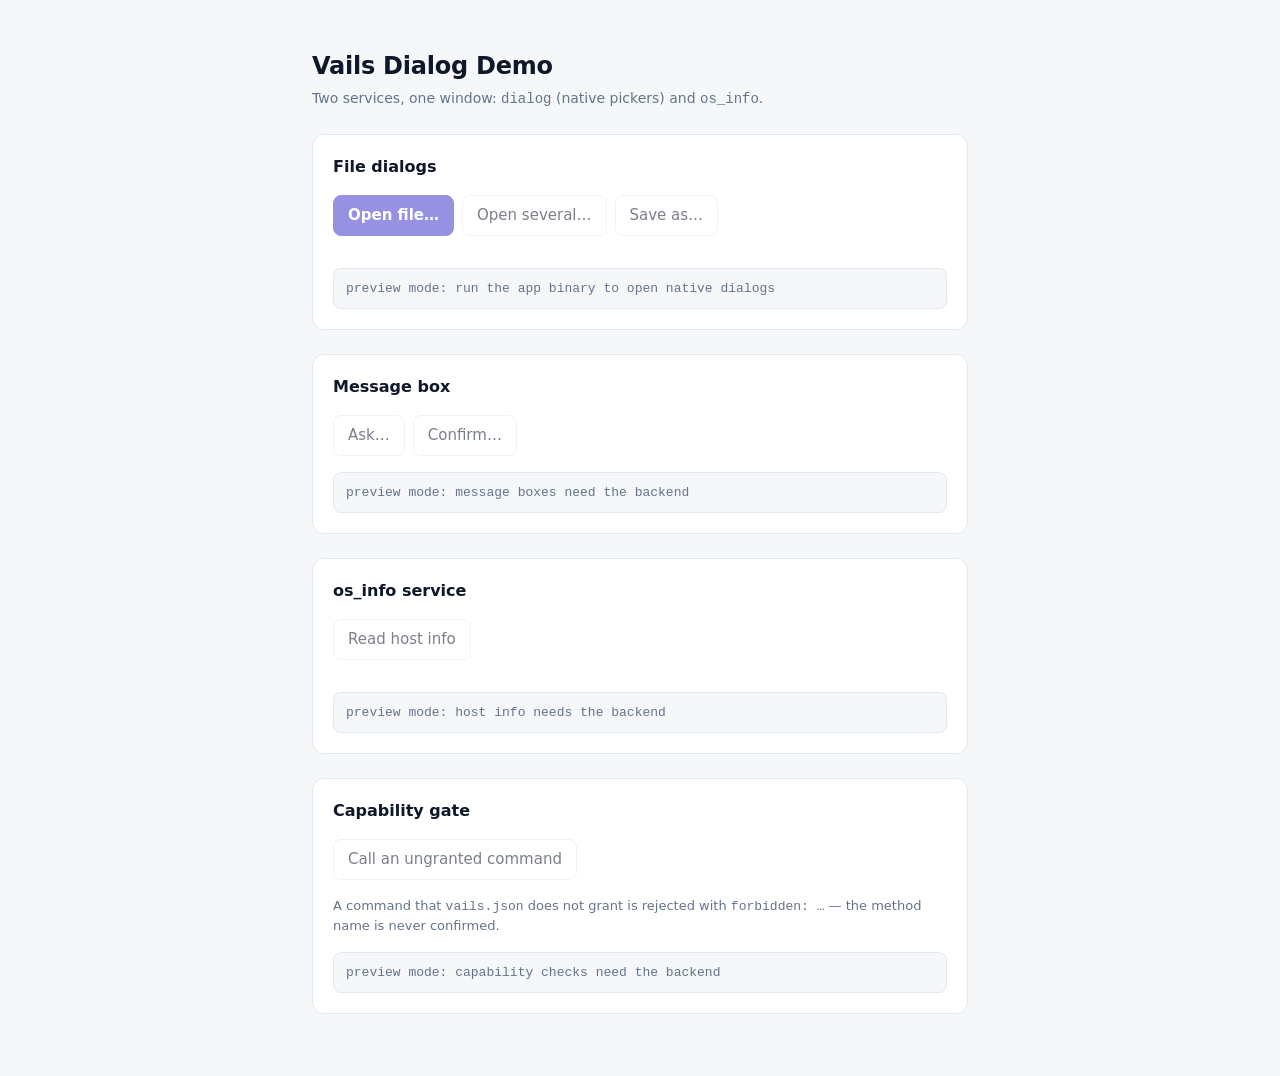
<file: examples/dialog/frontend/index.html>
<!doctype html>
<!-- Source of truth for the dialog demo UI: main.v loads this file at runtime.
     Conventions (E0): system type scale, 4px spacing rhythm, focus-visible on every
     control, light + dark via prefers-color-scheme, LTR English, one column. -->
<html lang="en">
<head>
<meta charset="utf-8" />
<meta name="viewport" content="width=device-width, initial-scale=1" />
<!-- Default Vails CSP (mirrors webview.default_csp() - kept in sync by webview/secure_test.v).
     Preview fallback (opened outside a Vails window) runs under the same policy. -->
<meta http-equiv="Content-Security-Policy" content="default-src 'self'; script-src 'self' 'unsafe-inline'; style-src 'self' 'unsafe-inline'; img-src 'self' data:; font-src 'self' data:; connect-src 'self'; media-src 'self' blob:; object-src 'none'; base-uri 'self'; frame-ancestors 'none'" />
<title>Vails Dialog Demo</title>
<style>
  :root {
    color-scheme: light dark;
    --bg: #f6f7f9;
    --surface: #ffffff;
    --text: #0f172a;
    --muted: #64748b;
    --line: #e2e8f0;
    --accent: #4338ca;
    --accent-text: #ffffff;
    --focus: #4338ca;
  }
  @media (prefers-color-scheme: dark) {
    :root {
      --bg: #0b1120;
      --surface: #111827;
      --text: #e5e7eb;
      --muted: #94a3b8;
      --line: #1f2937;
      --accent: #818cf8;
      --accent-text: #0b1120;
      --focus: #a5b4fc;
    }
  }
  * { box-sizing: border-box; }
  body {
    margin: 0;
    min-height: 100vh;
    background: var(--bg);
    color: var(--text);
    font-family: system-ui, -apple-system, "Segoe UI", Roboto, sans-serif;
    font-size: 16px;
    line-height: 1.5;
  }
  main {
    max-width: 44rem;
    margin: 0 auto;
    padding: 3rem 1.5rem 4rem;
    display: flex;
    flex-direction: column;
    gap: 1.5rem;
  }
  header { display: flex; flex-direction: column; gap: 0.25rem; }
  h1 { margin: 0; font-size: 1.5rem; letter-spacing: -0.01em; }
  h2 { margin: 0; font-size: 1rem; }
  .subtitle { margin: 0; color: var(--muted); font-size: 0.875rem; }
  section {
    background: var(--surface);
    border: 1px solid var(--line);
    border-radius: 0.75rem;
    padding: 1.25rem;
    display: flex;
    flex-direction: column;
    gap: 1rem;
  }
  .row { display: flex; flex-wrap: wrap; gap: 0.5rem; }
  button {
    font: inherit;
    font-size: 0.9375rem;
    padding: 0.5rem 0.875rem;
    border-radius: 0.5rem;
    border: 1px solid var(--line);
    background: var(--surface);
    color: var(--text);
    cursor: pointer;
  }
  button:hover:not(:disabled) { border-color: var(--accent); }
  button:disabled { opacity: 0.55; cursor: not-allowed; }
  button:focus-visible,
  a:focus-visible {
    outline: 2px solid var(--focus);
    outline-offset: 2px;
  }
  .primary {
    background: var(--accent);
    border-color: var(--accent);
    color: var(--accent-text);
    font-weight: 600;
  }
  .primary:hover:not(:disabled) { filter: brightness(1.08); }
  output {
    display: block;
    font-family: ui-monospace, SFMono-Regular, Consolas, monospace;
    font-size: 0.8125rem;
    color: var(--muted);
    background: var(--bg);
    border: 1px solid var(--line);
    border-radius: 0.5rem;
    padding: 0.625rem 0.75rem;
    min-height: 2.5rem;
    word-break: break-all;
  }
  output:empty::before { content: "no result yet"; color: var(--muted); }
  .paths { margin: 0; padding-left: 1.125rem; font-size: 0.8125rem; }
  .paths li { font-family: ui-monospace, SFMono-Regular, Consolas, monospace; }
  .note { margin: 0; font-size: 0.8125rem; color: var(--muted); }
  dl.facts { display: grid; grid-template-columns: max-content 1fr; gap: 0.25rem 1rem; margin: 0; font-size: 0.875rem; }
  dl.facts dt { color: var(--muted); }
  dl.facts dd { margin: 0; font-family: ui-monospace, SFMono-Regular, Consolas, monospace; }
</style>
</head>
<body>
<main>
  <header>
    <h1>Vails Dialog Demo</h1>
    <p class="subtitle">Two services, one window: <code>dialog</code> (native pickers) and <code>os_info</code>.</p>
  </header>

  <section>
    <h2>File dialogs</h2>
    <div class="row">
      <button class="primary" id="open" type="button">Open file&hellip;</button>
      <button id="open-multi" type="button">Open several&hellip;</button>
      <button id="save" type="button">Save as&hellip;</button>
    </div>
    <ul class="paths" id="paths"></ul>
    <output id="open-status" role="status"></output>
  </section>

  <section>
    <h2>Message box</h2>
    <div class="row">
      <button id="message" type="button">Ask&hellip;</button>
      <button id="confirm" type="button">Confirm&hellip;</button>
    </div>
    <output id="message-status" role="status"></output>
  </section>

  <section>
    <h2>os_info service</h2>
    <div class="row">
      <button id="host" type="button">Read host info</button>
    </div>
    <dl class="facts" id="facts"></dl>
    <output id="host-status" role="status"></output>
  </section>

  <section>
    <h2>Capability gate</h2>
    <div class="row">
      <button id="forbidden" type="button">Call an ungranted command</button>
    </div>
    <p class="note">A command that <code>vails.json</code> does not grant is rejected with <code>forbidden: &hellip;</code> &mdash; the method name is never confirmed.</p>
    <output id="forbidden-status" role="status"></output>
  </section>
</main>
<script>
(function () {
  "use strict";
  // --- vails dts --js output, inlined -------------------------------------
  // `vails dts --js` writes this snippet to frontend/vails-services.js. It
  // is inlined here because the example loads the page from memory
  // (webview set_html), where a relative <script src> has no base URL to
  // resolve against. Real projects can load the file instead.
  var v = window.vails = window.vails || {};
  var ns = v.dialog = v.dialog || {};
  ns.open = function (params) { return v.call("dialog.open", params || ""); };
  ns.save = function (params) { return v.call("dialog.save", params || ""); };
  ns.message = function (params) { return v.call("dialog.message", params || ""); };
  var nsInfo = v.os_info = v.os_info || {};
  nsInfo.get = function (params) { return v.call("os_info.get", params || ""); };
  // --- end vails dts --js output -----------------------------------------

  var hasBackend = typeof window.vails.call === "function";
  var openBtn = document.getElementById("open");
  var multiBtn = document.getElementById("open-multi");
  var saveBtn = document.getElementById("save");
  var messageBtn = document.getElementById("message");
  var confirmBtn = document.getElementById("confirm");
  var hostBtn = document.getElementById("host");
  var forbiddenBtn = document.getElementById("forbidden");
  var pathsEl = document.getElementById("paths");
  var openStatus = document.getElementById("open-status");
  var messageStatus = document.getElementById("message-status");
  var hostStatus = document.getElementById("host-status");
  var forbiddenStatus = document.getElementById("forbidden-status");
  var factsEl = document.getElementById("facts");

  // The dialog service blocks the UI while the native picker is open, so
  // its buttons disable themselves around the call and always re-enable.
  function withBusy(btn, fn) {
    btn.disabled = true;
    return fn().then(function (r) { btn.disabled = false; return r; },
                      function (e) { btn.disabled = false; throw e; });
  }

  function setStatus(el, text) { el.textContent = text; }

  function showPaths(paths) {
    pathsEl.textContent = "";
    (paths || []).forEach(function (p) {
      var li = document.createElement("li");
      li.textContent = p;
      pathsEl.appendChild(li);
    });
  }

  function showFacts(info) {
    factsEl.textContent = "";
    ["os", "arch", "hostname", "cwd", "cpus"].forEach(function (key) {
      var dt = document.createElement("dt");
      dt.textContent = key;
      var dd = document.createElement("dd");
      dd.textContent = String(info[key] === undefined ? "?" : info[key]);
      factsEl.appendChild(dt);
      factsEl.appendChild(dd);
    });
  }

  if (!hasBackend) {
    // Preview fallback: the page still renders and explains itself outside
    // a Vails window (no window.vails), same as examples/hello.
    setStatus(openStatus, "preview mode: run the app binary to open native dialogs");
    setStatus(messageStatus, "preview mode: message boxes need the backend");
    setStatus(hostStatus, "preview mode: host info needs the backend");
    setStatus(forbiddenStatus, "preview mode: capability checks need the backend");
    [openBtn, multiBtn, saveBtn, messageBtn, confirmBtn, hostBtn, forbiddenBtn].forEach(function (b) {
      b.disabled = true;
    });
    return;
  }

  var dialog = window.vails.dialog;

  // The E2E probe (VAILS_DIALOG_PROBE in main.v) resolves into this event
  // instead of a click, so a screenshot can prove the loop.
  window.vails.onEvent("probe:done", function (raw) {
    var res = raw;
    try { res = JSON.parse(raw); } catch (e) { /* already a string */ }
    setStatus(openStatus, "probe: " + (res && res.canceled ? "canceled" : JSON.stringify(res)));
  });

  openBtn.addEventListener("click", function () {
    withBusy(openBtn, function () {
      return dialog.open({ title: "Open a file", filters: [
        { name: "Text", extensions: "txt,md" },
        { name: "All files", extensions: "all" }
      ] });
    }).then(function (raw) {
      // The service resolves with JSON text (the bridge is string-typed).
      var res = typeof raw === "string" ? JSON.parse(raw) : raw;
      showPaths(res.paths);
      setStatus(openStatus, res.canceled ? "canceled" : res.paths.length + " path(s)");
    }).catch(function (e) {
      setStatus(openStatus, "error: " + (e && e.message ? e.message : e));
    });
  });

  multiBtn.addEventListener("click", function () {
    withBusy(multiBtn, function () {
      return dialog.open({ title: "Open several files", multi: true });
    }).then(function (raw) {
      var res = typeof raw === "string" ? JSON.parse(raw) : raw;
      showPaths(res.paths);
      setStatus(openStatus, res.canceled ? "canceled" : res.paths.length + " path(s)");
    }).catch(function (e) {
      setStatus(openStatus, "error: " + (e && e.message ? e.message : e));
    });
  });

  saveBtn.addEventListener("click", function () {
    withBusy(saveBtn, function () {
      return dialog.save({ title: "Save as", default_name: "notes.txt" });
    }).then(function (raw) {
      var res = typeof raw === "string" ? JSON.parse(raw) : raw;
      showPaths(res.paths);
      setStatus(openStatus, res.canceled ? "canceled" : "ready to write: " + (res.paths[0] || ""));
    }).catch(function (e) {
      setStatus(openStatus, "error: " + (e && e.message ? e.message : e));
    });
  });

  messageBtn.addEventListener("click", function () {
    withBusy(messageBtn, function () {
      return dialog.message({ title: "Vails", message: "Hello from the dialog service." });
    }).then(function (raw) {
      var res = typeof raw === "string" ? JSON.parse(raw) : raw;
      setStatus(messageStatus, "button: " + res.button + (res.canceled ? " (canceled)" : ""));
    }).catch(function (e) {
      setStatus(messageStatus, "error: " + (e && e.message ? e.message : e));
    });
  });

  confirmBtn.addEventListener("click", function () {
    withBusy(confirmBtn, function () {
      return dialog.message({
        title: "Vails",
        message: "Delete everything? This only demonstrates a yes/no/cancel box.",
        buttons: "yesnocancel"
      });
    }).then(function (raw) {
      var res = typeof raw === "string" ? JSON.parse(raw) : raw;
      setStatus(messageStatus, "button: " + res.button);
    }).catch(function (e) {
      setStatus(messageStatus, "error: " + (e && e.message ? e.message : e));
    });
  });

  hostBtn.addEventListener("click", function () {
    withBusy(hostBtn, function () {
      return window.vails.os_info.get();
    }).then(function (raw) {
      var info = typeof raw === "string" ? JSON.parse(raw) : raw;
      showFacts(info);
      setStatus(hostStatus, "os_info.get resolved");
    }).catch(function (e) {
      setStatus(hostStatus, "error: " + (e && e.message ? e.message : e));
    });
  });

  forbiddenBtn.addEventListener("click", function () {
    window.vails.call("app.not_granted").then(function () {
      setStatus(forbiddenStatus, "unexpectedly allowed");
    }).catch(function (e) {
      setStatus(forbiddenStatus, "rejected: " + (e && e.message ? e.message : e));
    });
  });
})();
</script>
</body>
</html>
</file>
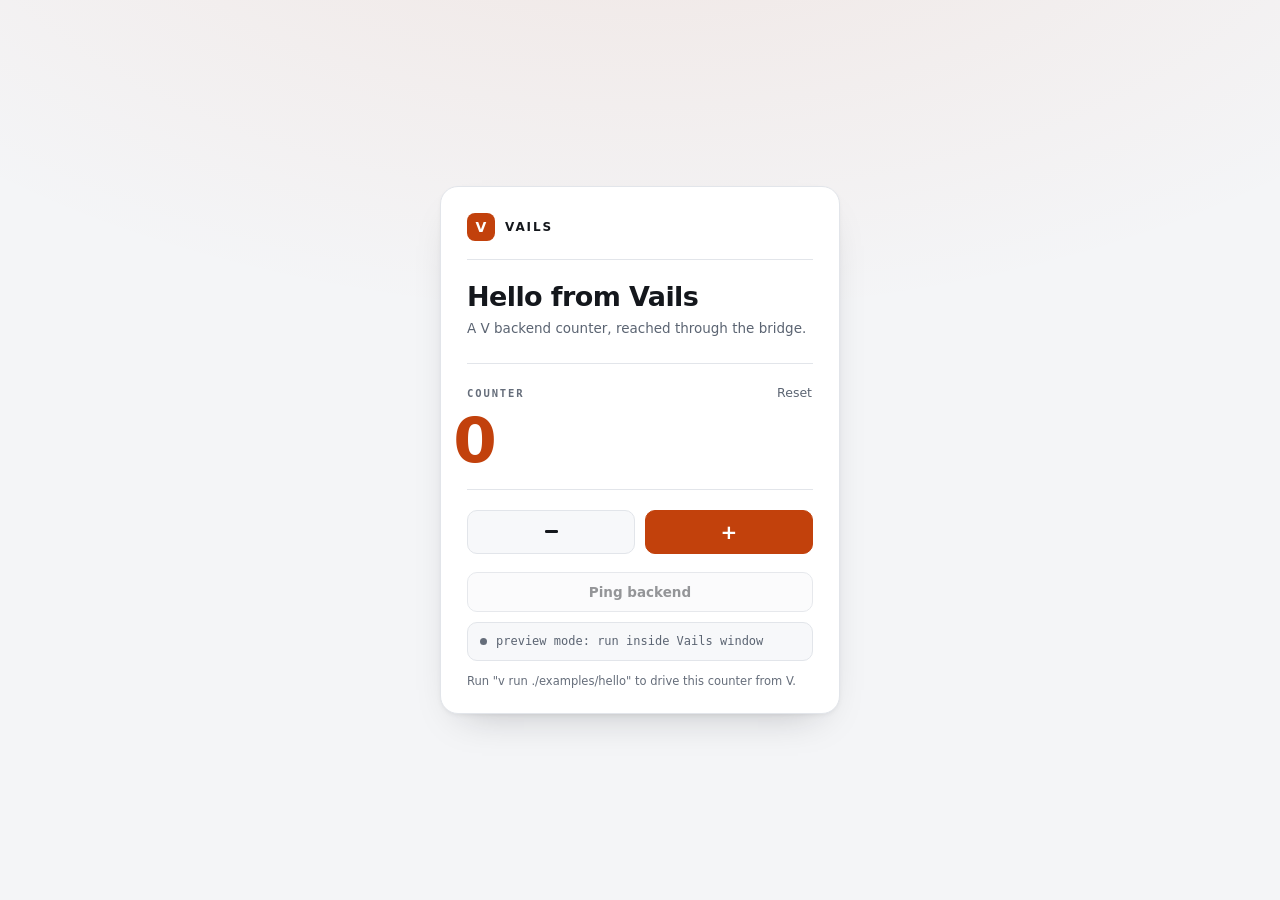
<file: examples/hello/frontend/index.html>
<!doctype html>
<!-- Source of truth for the hello UI: main.v loads this file at runtime. -->
<html lang="en">
<head>
<meta charset="utf-8" />
<meta name="viewport" content="width=device-width, initial-scale=1" />
<meta name="description" content="The Vails hello example: a V backend counter reached through the bridge." />
<!-- Default Vails CSP (mirrors webview.default_csp() — kept in sync by webview/secure_test.v).
     Preview fallback (opened outside a Vails window) runs under the same policy: the secure mode. -->
<meta http-equiv="Content-Security-Policy" content="default-src 'self'; script-src 'self' 'unsafe-inline'; style-src 'self' 'unsafe-inline'; img-src 'self' data:; font-src 'self' data:; connect-src 'self'; media-src 'self' blob:; object-src 'none'; base-uri 'self'; frame-ancestors 'none'" />
<title>Hello Vails</title>
<style>
  /* ---------------------------------------------------------------------
     Tokens.

     Everything the card draws comes from here, so a mode is a value swap
     and never a second stylesheet. The page is dark by default because
     that is the direction this UI is designed in; prefers-color-scheme
     light is a full alternative below, not an inversion of the same
     handful of rules.

     Fonts are the system stack on purpose. This example ships under a
     CSP that allows no external origin, and it has no build step, so a
     webfont is not an option - the honest implementation is the platform's
     own UI face plus its own monospace, which is what `--ui` and `--mono`
     are. The display sizes lean on tight tracking and weight instead of
     on a typeface nobody has installed.
     --------------------------------------------------------------------- */
  :root {
    color-scheme: dark light;

    --bg: #0e1116;
    --surface: #161a20;
    --surface-2: #1d222a;
    --surface-3: #252b34;
    --line: #272d37;
    --line-strong: #39414e;

    --text: #e9ecf1;
    --muted: #98a1ae;
    /* 5.6:1 on --surface. The first value tried was #6b7481 at 3.7:1, which
       is fine for a decorative rule and not fine for the 10.5px label the
       quiet token also carries. */
    --faint: #8a93a0;

    /* One accent, used everywhere it is allowed. It carries the readout,
       the primary action, and the focus ring - never two accents. */
    --accent: #f0a23c;
    --accent-quiet: #7a5220;
    --accent-ink: #17120a;

    /* Tinted to the surface, never pure black: a neutral-black shadow on
       a dark card reads as a hole, a warm-tinted one reads as depth. */
    --shadow: 0 1px 0 rgba(255, 255, 255, 0.04) inset,
              0 24px 48px -24px rgba(0, 0, 0, 0.85),
              0 2px 8px -4px rgba(0, 0, 0, 0.6);

    /* One radius scale. The card is the outer container; every control
       nests inside it, so there are two values and no third. */
    --r-card: 18px;
    --r-ctl: 10px;

    --ui: system-ui, -apple-system, "Segoe UI", Roboto, sans-serif;
    --mono: ui-monospace, SFMono-Regular, Menlo, Consolas, monospace;

    /* A single easing, so every transition on the page shares a feel. */
    --ease: cubic-bezier(0.16, 1, 0.3, 1);
  }

  @media (prefers-color-scheme: light) {
    :root {
      --bg: #f4f5f7;
      --surface: #ffffff;
      --surface-2: #f7f8fa;
      --surface-3: #eef0f4;
      --line: #e2e5ea;
      --line-strong: #c9ced7;

      --text: #14171c;
      --muted: #5b6472;
      /* 5.2:1 on the white surface - see the dark-mode note on the same
         token. This is the smallest text on the page, so it is the one that
         has to clear AA with room to spare. */
      --faint: #656d7a;

      /* Darker than the dark-mode accent: amber on white needs the
         contrast that amber on near-black gets for free. Pushed towards
         orange rather than yellow, because the same hue that reads as warm
         amber on near-black turns to mud when it has to sit on white. */
      --accent: #c2410c;
      --accent-quiet: #f0d9b4;
      --accent-ink: #ffffff;

      --shadow: 0 1px 0 rgba(255, 255, 255, 0.9) inset,
                0 18px 40px -22px rgba(20, 23, 28, 0.28),
                0 2px 6px -3px rgba(20, 23, 28, 0.12);
    }
  }

  * { box-sizing: border-box; }

  html, body { height: 100%; }

  body {
    margin: 0;
    min-height: 100dvh;
    display: grid;
    place-items: center;
    padding: 24px;
    font-family: var(--ui);
    color: var(--text);
    background-color: var(--bg);
    /* The one gradient on the page: a backdrop wash that gives the dark
       field some depth. It is behind everything and touches no element,
       so it never reads as a glow on the card. */
    background-image: radial-gradient(120% 90% at 50% -20%,
      color-mix(in srgb, var(--accent) 9%, transparent) 0%,
      transparent 62%);
    -webkit-font-smoothing: antialiased;
  }

  .card {
    width: min(400px, 100%);
    background: var(--surface);
    border: 1px solid var(--line);
    border-radius: var(--r-card);
    box-shadow: var(--shadow);
    padding: 26px 26px 22px;
    /* Left-aligned, not centred. A centred card is the shape a template
       reaches for by default; the readout and the labels below it read as
       an instrument panel once the text shares one left edge. */
    text-align: left;
  }

  /* --- app chrome ------------------------------------------------------ */

  .brand {
    display: flex;
    align-items: center;
    gap: 10px;
    padding-bottom: 18px;
    border-bottom: 1px solid var(--line);
  }
  .mark {
    width: 28px;
    height: 28px;
    display: grid;
    place-items: center;
    border-radius: 8px;
    background: var(--accent);
    color: var(--accent-ink);
    font: 700 14px/1 var(--ui);
    letter-spacing: 0;
  }
  .wordmark {
    font: 600 12px/1 var(--ui);
    letter-spacing: 0.16em;
    text-transform: uppercase;
    color: var(--text);
  }
  /* --- headline -------------------------------------------------------- */

  h1 {
    margin: 22px 0 6px;
    font-size: 27px;
    /* Tight on the large sizes so the two lines set as one block rather
       than as two words that happen to be adjacent. */
    letter-spacing: -0.022em;
    line-height: 1.12;
    font-weight: 650;
  }
  .subtitle {
    margin: 0;
    font-size: 13.5px;
    line-height: 1.5;
    color: var(--muted);
  }

  /* --- readout --------------------------------------------------------- */

  .readout {
    margin: 24px 0 0;
    padding: 18px 0 20px;
    border-top: 1px solid var(--line);
    border-bottom: 1px solid var(--line);
  }
  /* The label and Reset share an edge: they are both small controls for the
     same readout, and stacking Reset below the +/- row made it an orphaned
     full-width band with nothing to belong to. */
  .readout-head {
    display: flex;
    align-items: baseline;
    justify-content: space-between;
    gap: 12px;
  }
  .readout-label {
    font: 600 10.5px/1 var(--mono);
    letter-spacing: 0.18em;
    text-transform: uppercase;
    color: var(--faint);
  }
  .counter-value {
    /* The UI face, not the mono one. Consolas draws a slashed zero, and at
       display size that glyph reads as two characters - which is a
       spectacular thing to do to a counter. tabular-nums is kept anyway:
       a counter whose digits change width jitters on every click, and the
       jitter is read as a bug. */
    font: 700 58px/1 var(--ui);
    font-variant-numeric: tabular-nums;
    letter-spacing: -0.035em;
    margin-top: 8px;
    color: var(--accent);
    transition: transform 140ms var(--ease);
  }
  .counter-value.pop { transform: scale(1.08); }

  /* --- controls -------------------------------------------------------- */

  .btn-row {
    display: grid;
    grid-template-columns: 1fr 1fr;
    gap: 10px;
    margin-top: 20px;
  }

  button {
    font: inherit;
    cursor: pointer;
    border-radius: var(--r-ctl);
    border: 1px solid transparent;
    /* A press has to look like a press. Without this the only feedback a
       click gives is the number changing, which is easy to miss. */
    transition: background-color 120ms var(--ease),
                border-color 120ms var(--ease),
                transform 90ms var(--ease);
  }
  button:disabled { cursor: default; opacity: 0.45; }

  .btn-count {
    padding: 11px 0;
    font-size: 20px;
    font-weight: 600;
    line-height: 1;
    background: var(--surface-2);
    color: var(--text);
    border-color: var(--line);
  }
  /* U+2212 next to a plus sign is a short stroke against two, so at any
     matched size the minus reads as the weaker control. Drawing the dash
     makes its length and thickness the plus sign's own, which is the only
     way the pair looks like a matched set. */
  .dash {
    display: block;
    width: 13px;
    height: 2.6px;
    margin: 0 auto;
    background: currentColor;
    border-radius: 1.3px;
  }
  .btn-count:hover:not(:disabled) { background: var(--surface-3); border-color: var(--line-strong); }
  .btn-count:active:not(:disabled) { transform: translateY(1px); }

  /* The one filled control, and the only place the accent becomes a
     background. One primary action on the card, not two. */
  .btn-inc {
    background: var(--accent);
    color: var(--accent-ink);
    border-color: var(--accent);
  }
  .btn-inc:hover:not(:disabled) { filter: brightness(1.08); }
  .btn-inc:active:not(:disabled) { transform: translateY(1px); }

  .btn-reset {
    background: none;
    color: var(--muted);
    font-size: 12.5px;
    padding: 2px 0;
  }
  .btn-reset:hover { color: var(--text); }
  .btn-reset:active { transform: translateY(1px); }

  .btn-ping {
    display: block;
    width: 100%;
    margin-top: 18px;
    padding: 11px 0;
    background: var(--surface-2);
    color: var(--text);
    border-color: var(--line-strong);
    font-size: 13.5px;
    font-weight: 550;
  }
  .btn-ping:hover:not(:disabled) { background: var(--surface-3); }
  .btn-ping:active:not(:disabled) { transform: translateY(1px); }

  /* A visible focus ring on every control. Keyboard users get to see
     where they are; :focus-visible keeps it off mouse clicks. */
  :focus-visible {
    outline: 2px solid var(--accent);
    outline-offset: 2px;
  }

  /* --- status ---------------------------------------------------------- */

  .status {
    display: flex;
    align-items: center;
    gap: 9px;
    margin: 10px 0 0;
    padding: 10px 12px;
    font: 500 12px/1.45 var(--mono);
    color: var(--muted);
    background: var(--surface-2);
    border: 1px solid var(--line);
    border-radius: var(--r-ctl);
    min-height: 38px;
    /* The message is replaced often and can be two lines; reserving a
       little slack keeps the card from resizing under the reader. */
    overflow-wrap: anywhere;
  }
  /* The dot is the state channel, so the sentence beside it does not have
     to spell out the state in prose. Colour is the only thing it encodes,
     and the words next to it always carry the same meaning - which is why
     it is safe to leave it as colour. */
  .status::before {
    content: "";
    flex: 0 0 auto;
    width: 7px;
    height: 7px;
    border-radius: 50%;
    background: var(--faint);
    transition: background-color 160ms var(--ease);
  }
  .status[data-state="ok"]::before { background: var(--accent); }
  .status[data-state="bad"]::before { background: #e5484d; }

  .hint {
    margin: 12px 0 0;
    font-size: 11.5px;
    line-height: 1.55;
    color: var(--faint);
  }
  .hint:empty { display: none; }

  /* --- reduced motion -------------------------------------------------- */

  /* Everything above the fold animates on purpose, and all of it is
     decoration or feedback - never information. So when motion is not
     wanted, it can all go without costing the page anything. */
  @media (prefers-reduced-motion: reduce) {
    *, *::before, *::after {
      animation-duration: 0.01ms !important;
      animation-iteration-count: 1 !important;
      transition-duration: 0.01ms !important;
    }
    .counter-value.pop { transform: none; }
    button:active:not(:disabled) { transform: none; }
  }
</style>
</head>
<body>
<main class="card">
  <div class="brand">
    <div class="mark" aria-hidden="true">V</div>
    <span class="wordmark">Vails</span>
  </div>

  <h1>Hello from Vails</h1>
  <p class="subtitle">A V backend counter, reached through the bridge.</p>

  <div class="readout">
    <div class="readout-head">
      <div class="readout-label">Counter</div>
      <button class="btn-reset" id="reset" type="button">Reset</button>
    </div>
    <div class="counter-value" id="count">0</div>
  </div>

  <div class="btn-row">
    <button class="btn-count" id="dec" type="button" aria-label="Decrement"><span class="dash"></span></button>
    <button class="btn-count btn-inc" id="inc" type="button" aria-label="Increment">+</button>
  </div>
  <button class="btn-ping" id="ping" type="button">Ping backend</button>
  <p class="status" id="status" role="status">backend: not connected</p>
  <p class="hint" id="hint"></p>
</main>
<script>
(function () {
  var countEl = document.getElementById("count");
  var statusEl = document.getElementById("status");
  var hintEl = document.getElementById("hint");
  var incBtn = document.getElementById("inc");
  var decBtn = document.getElementById("dec");
  var resetBtn = document.getElementById("reset");
  var pingBtn = document.getElementById("ping");
  var useBackend = !!window.vails;
  var localCount = 0;

  // say writes the status line and sets the dot's state.
  //
  // The state is derived from the message rather than passed in, because
  // every call site already knows what it is saying and none of them
  // should have to say it twice. Prefixes are the contract: anything
  // starting "error:" is a failure, and the two preview-mode messages are
  // the neutral middle. An unrecognised message stays neutral rather than
  // being guessed into one of the states.
  function say(text) {
    statusEl.textContent = text;
    if (text.indexOf("error:") === 0) {
      statusEl.dataset.state = "bad";
    } else if (text.indexOf("preview mode") === 0) {
      statusEl.dataset.state = "idle";
    } else {
      statusEl.dataset.state = "ok";
    }
  }

  function render(n) {
    countEl.textContent = n;
    countEl.classList.remove("pop");
    void countEl.offsetWidth;
    countEl.classList.add("pop");
  }
  function showError(e) {
    say("error: " + (e && e.message ? e.message : e));
  }
  function applyResult(r) {
    var n = parseInt(r, 10);
    if (isNaN(n)) {
      say("backend says: " + r);
      return;
    }
    render(n);
  }
  function callOrLocal(method) {
    if (useBackend) {
      return window.vails.call(method, "");
    }
    if (method === "counter_inc") { localCount += 1; }
    else if (method === "counter_dec") { localCount -= 1; }
    else if (method === "counter_reset") { localCount = 0; }
    else if (method === "counter_get") { /* no change */ }
    return Promise.resolve(String(localCount));
  }

  incBtn.addEventListener("click", function () {
    callOrLocal("counter_inc").then(applyResult).catch(showError);
  });
  decBtn.addEventListener("click", function () {
    callOrLocal("counter_dec").then(applyResult).catch(showError);
  });
  resetBtn.addEventListener("click", function () {
    callOrLocal("counter_reset").then(applyResult).catch(showError);
  });
  pingBtn.addEventListener("click", function () {
    if (!useBackend) {
      say("preview mode: run inside Vails window");
      return;
    }
    window.vails.call("ping", "").then(function (r) {
      say("backend says: " + r);
    }).catch(showError);
  });

  if (useBackend) {
    window.vails.onEvent("ready", function (d) {
      say("event: " + d);
    });
    callOrLocal("counter_get").then(applyResult).catch(showError);
  } else {
    render(0);
    pingBtn.disabled = true;
    // The status line already says the app is not connected, so the hint
    // spends its space on the thing the reader can do about it instead of
    // restating the state in a second voice.
    hintEl.textContent = 'Run "v run ./examples/hello" to drive this counter from V.';
    say("preview mode: run inside Vails window");
  }
})();
</script>
</body>
</html>
</file>
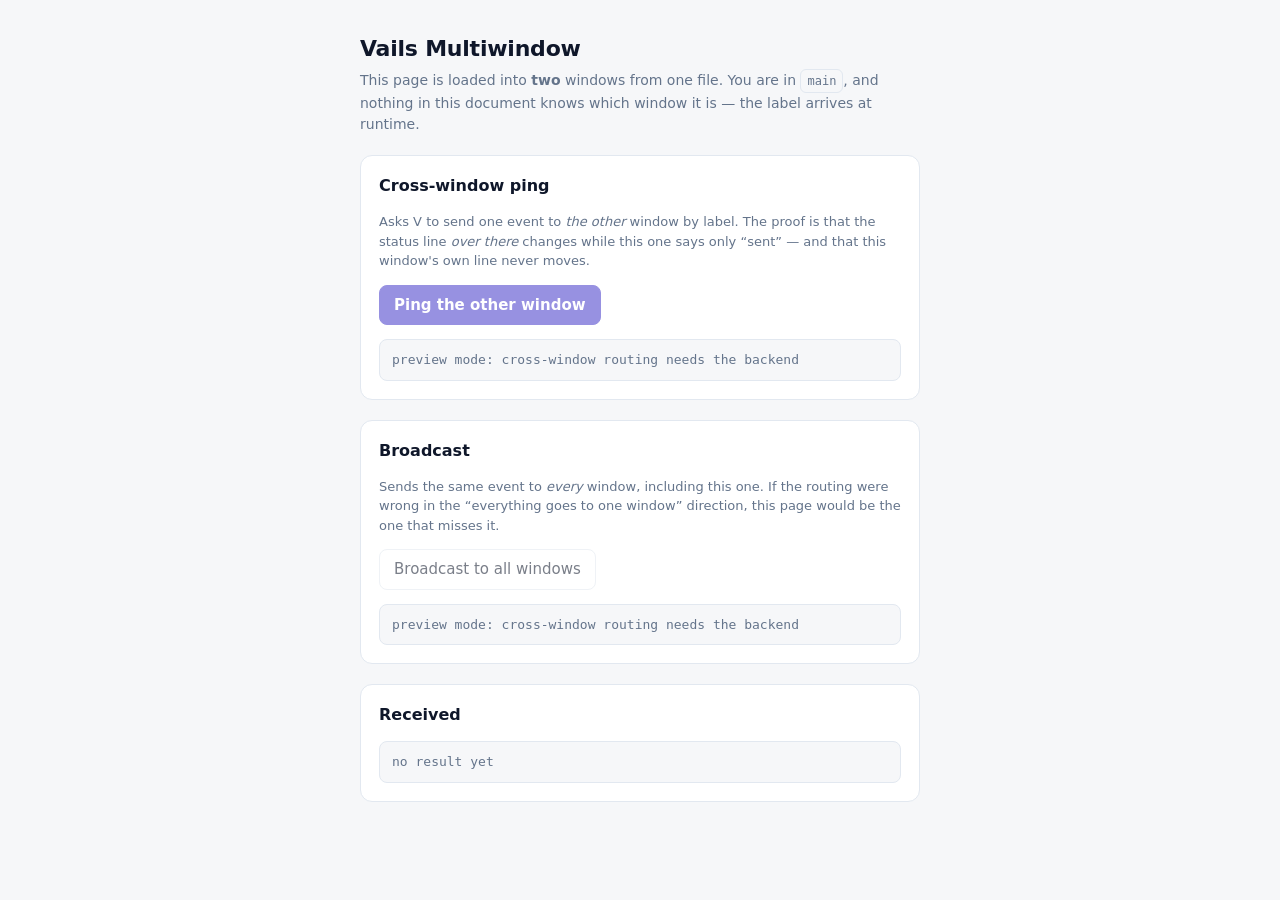
<file: examples/multiwindow/frontend/index.html>
<!doctype html>
<!-- One document, two windows. The same file is loaded into BOTH windows; what
     makes a page "the main window" is the label the backend created it under,
     which arrives in window.vails.label (injected by run_many). That is the
     whole multi-window story from a frontend's point of view: nothing about the
     page changes, the V side decides which page an event belongs to.

     This file is also the proof vehicle (VAILS_MULTIWINDOW_PROBE), so every
     panel's status line is machine-checkable text a screenshot can carry. -->
<html lang="en">
<head>
<meta charset="utf-8" />
<meta name="viewport" content="width=device-width, initial-scale=1" />
<meta http-equiv="Content-Security-Policy" content="default-src 'self'; script-src 'self' 'unsafe-inline'; style-src 'self' 'unsafe-inline'; img-src 'self' data:; font-src 'self' data:; connect-src 'self'; media-src 'self' blob:; object-src 'none'; base-uri 'self'; frame-ancestors 'none'" />
<title>Vails Multiwindow</title>
<style>
  :root {
    color-scheme: light dark;
    --bg: #f6f7f9;
    --surface: #ffffff;
    --text: #0f172a;
    --muted: #64748b;
    --line: #e2e8f0;
    --accent: #4338ca;
    --accent-text: #ffffff;
    --focus: #4338ca;
    --good: #15803d;
    --bad: #b91c1c;
  }
  @media (prefers-color-scheme: dark) {
    :root {
      --bg: #0b1120;
      --surface: #111827;
      --text: #e5e7eb;
      --muted: #94a3b8;
      --line: #1f2937;
      --accent: #818cf8;
      --accent-text: #0b1120;
      --focus: #a5b4fc;
      --good: #4ade80;
      --bad: #fca5a5;
    }
  }
  * { box-sizing: border-box; }
  body {
    margin: 0;
    min-height: 100vh;
    background: var(--bg);
    color: var(--text);
    font-family: system-ui, -apple-system, "Segoe UI", Roboto, sans-serif;
    font-size: 16px;
    line-height: 1.5;
  }
  main {
    max-width: 38rem;
    margin: 0 auto;
    padding: 2rem 1.5rem 3rem;
    display: flex;
    flex-direction: column;
    gap: 1.25rem;
  }
  header { display: flex; flex-direction: column; gap: 0.25rem; }
  h1 { margin: 0; font-size: 1.375rem; letter-spacing: -0.01em; }
  h2 { margin: 0; font-size: 1rem; }
  .subtitle { margin: 0; color: var(--muted); font-size: 0.875rem; }
  .badge {
    display: inline-block;
    font-family: ui-monospace, SFMono-Regular, Consolas, monospace;
    font-size: 0.75rem;
    padding: 0.125rem 0.375rem;
    border: 1px solid var(--line);
    border-radius: 0.375rem;
    background: var(--bg);
  }
  section {
    background: var(--surface);
    border: 1px solid var(--line);
    border-radius: 0.75rem;
    padding: 1.125rem;
    display: flex;
    flex-direction: column;
    gap: 0.875rem;
  }
  .row { display: flex; flex-wrap: wrap; gap: 0.5rem; align-items: center; }
  button {
    font: inherit;
    font-size: 0.9375rem;
    padding: 0.5rem 0.875rem;
    border-radius: 0.5rem;
    border: 1px solid var(--line);
    background: var(--surface);
    color: var(--text);
    cursor: pointer;
  }
  button:hover:not(:disabled) { border-color: var(--accent); }
  button:disabled { opacity: 0.55; cursor: not-allowed; }
  button:focus-visible { outline: 2px solid var(--focus); outline-offset: 2px; }
  .primary {
    background: var(--accent);
    border-color: var(--accent);
    color: var(--accent-text);
    font-weight: 600;
  }
  label { font-size: 0.875rem; color: var(--muted); }
  output {
    display: block;
    font-family: ui-monospace, SFMono-Regular, Consolas, monospace;
    font-size: 0.8125rem;
    color: var(--muted);
    background: var(--bg);
    border: 1px solid var(--line);
    border-radius: 0.5rem;
    padding: 0.625rem 0.75rem;
    min-height: 2.5rem;
    word-break: break-word;
  }
  output:empty::before { content: "no result yet"; color: var(--muted); }
  .ok { color: var(--good); }
  .bad { color: var(--bad); }
  .note { margin: 0; font-size: 0.8125rem; color: var(--muted); }
</style>
</head>
<body>
<main>
  <header>
    <h1>Vails Multiwindow</h1>
    <p class="subtitle">This page is loaded into <strong>two</strong> windows from one
    file. You are in <span class="badge" id="label">?</span>, and nothing in this
    document knows which window it is &mdash; the label arrives at runtime.</p>
  </header>

  <section>
    <h2>Cross-window ping</h2>
    <p class="note">Asks V to send one event to <em>the other</em> window by label.
    The proof is that the status line <em>over there</em> changes while this one
    says only &ldquo;sent&rdquo; &mdash; and that this window's own line never moves.</p>
    <div class="row">
      <button class="primary" id="ping" type="button">Ping the other window</button>
    </div>
    <output id="ping-status" role="status"></output>
  </section>

  <section>
    <h2>Broadcast</h2>
    <p class="note">Sends the same event to <em>every</em> window, including this
    one. If the routing were wrong in the &ldquo;everything goes to one window&rdquo;
    direction, this page would be the one that misses it.</p>
    <div class="row">
      <button id="broadcast" type="button">Broadcast to all windows</button>
    </div>
    <output id="broadcast-status" role="status"></output>
  </section>

  <section>
    <h2>Received</h2>
    <output id="inbox" role="status"></output>
  </section>
</main>
<script>
(function () {
  "use strict";
  var v = window.vails = window.vails || {};
  // run_many injects the label so the page can tell the two windows apart. It
  // is the same document in both, so without this the page would have no idea
  // which one it is - and the whole example is about which one it is.
  var label = v.label || "main";
  var other = label === "main" ? "settings" : "main";

  var $ = function (id) { return document.getElementById(id); };
  var labelEl = $("label");
  var pingStatus = $("ping-status");
  var broadcastStatus = $("broadcast-status");
  var inbox = $("inbox");

  labelEl.textContent = label;
  document.title = "Vails Multiwindow - " + label;

  function setStatus(el, text, cls) {
    el.className = cls || "";
    el.textContent = text;
  }

  function appendInbox(text) {
    inbox.className = "ok";
    inbox.textContent = (inbox.textContent ? inbox.textContent + "\n" : "") + text;
  }

  function call(method, params) {
    return v.call(method, JSON.stringify(params || {}));
  }

  if (typeof v.call !== "function") {
    setStatus(pingStatus, "preview mode: cross-window routing needs the backend");
    setStatus(broadcastStatus, "preview mode: cross-window routing needs the backend");
    $("ping").disabled = true;
    $("broadcast").disabled = true;
    return;
  }

  // The two events this page listens for. Both arrive only if V routed them
  // HERE, which is the thing being proved: a wrong route is invisible in the
  // sender and shows up as silence in the receiver.
  v.onEvent("demo:pinged", function (raw) {
    var payload;
    try { payload = JSON.parse(raw); } catch (e) { payload = { from: raw }; }
    appendInbox("pinged by " + payload.from + " (I am " + label + ")");
  });

  v.onEvent("demo:broadcast", function (raw) {
    var payload;
    try { payload = JSON.parse(raw); } catch (e) { payload = { text: raw }; }
    appendInbox("broadcast: " + payload.text);
  });

  $("ping").addEventListener("click", function () {
    $("ping").disabled = true;
    call("demo.ping", { from: label, to: other })
      .then(function () {
        // Deliberately says only "sent". If this line ever shows the payload,
        // the event came back here - which would be the bug.
        setStatus(pingStatus, "sent a ping to '" + other + "' (check that window)", "ok");
      })
      .catch(function (e) { setStatus(pingStatus, "ping failed: " + e, "bad"); })
      .then(function () { $("ping").disabled = false; });
  });

  $("broadcast").addEventListener("click", function () {
    $("broadcast").disabled = true;
    call("demo.broadcast", { from: label })
      .then(function () {
        setStatus(broadcastStatus, "broadcast sent (both windows should list it)", "ok");
      })
      .catch(function (e) { setStatus(broadcastStatus, "broadcast failed: " + e, "bad"); })
      .then(function () { $("broadcast").disabled = false; });
  });

  // ---- the E2E probe (VAILS_MULTIWINDOW_PROBE) ----
  // V-side driven on purpose: the proof is a round trip between two windows,
  // and a synthetic click does not reach WebView2 content reliably.
  if (v.__probe) {
    v.__probe();
  }
})();
</script>
</body>
</html>
</file>
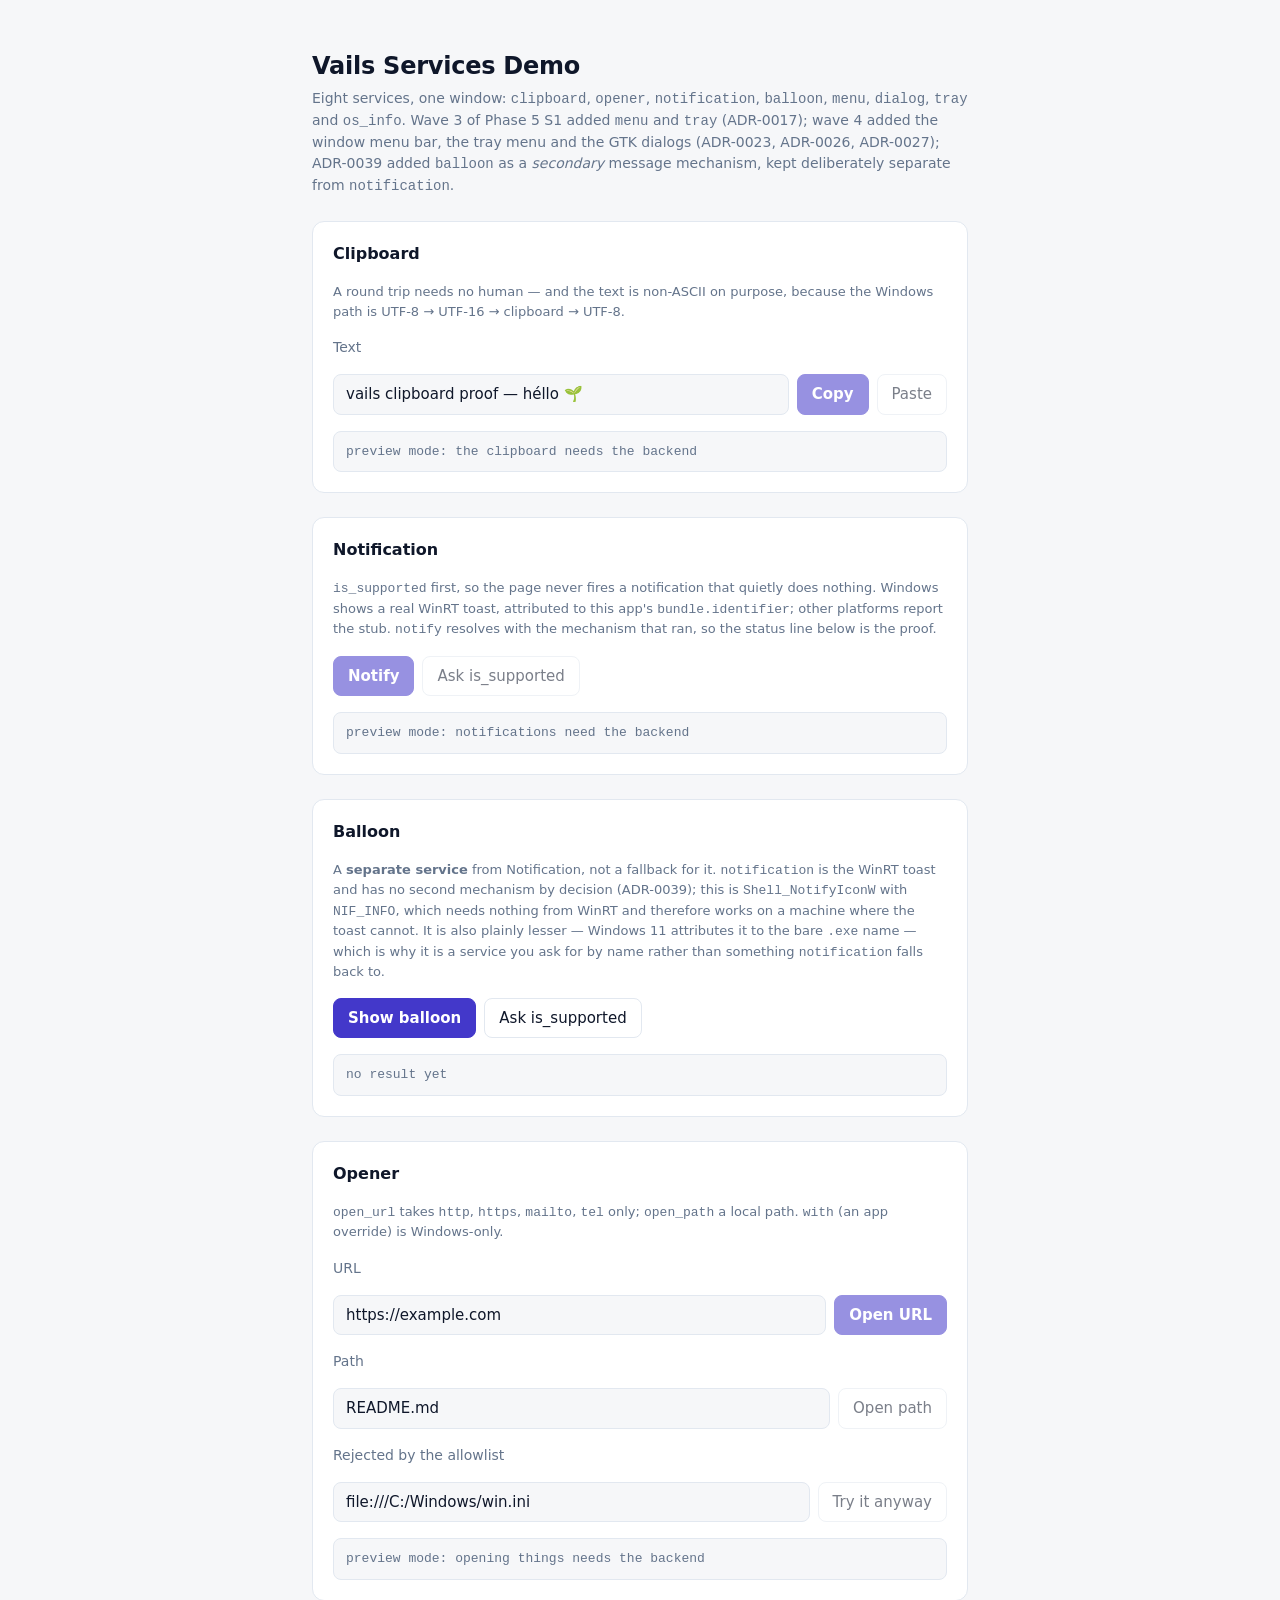
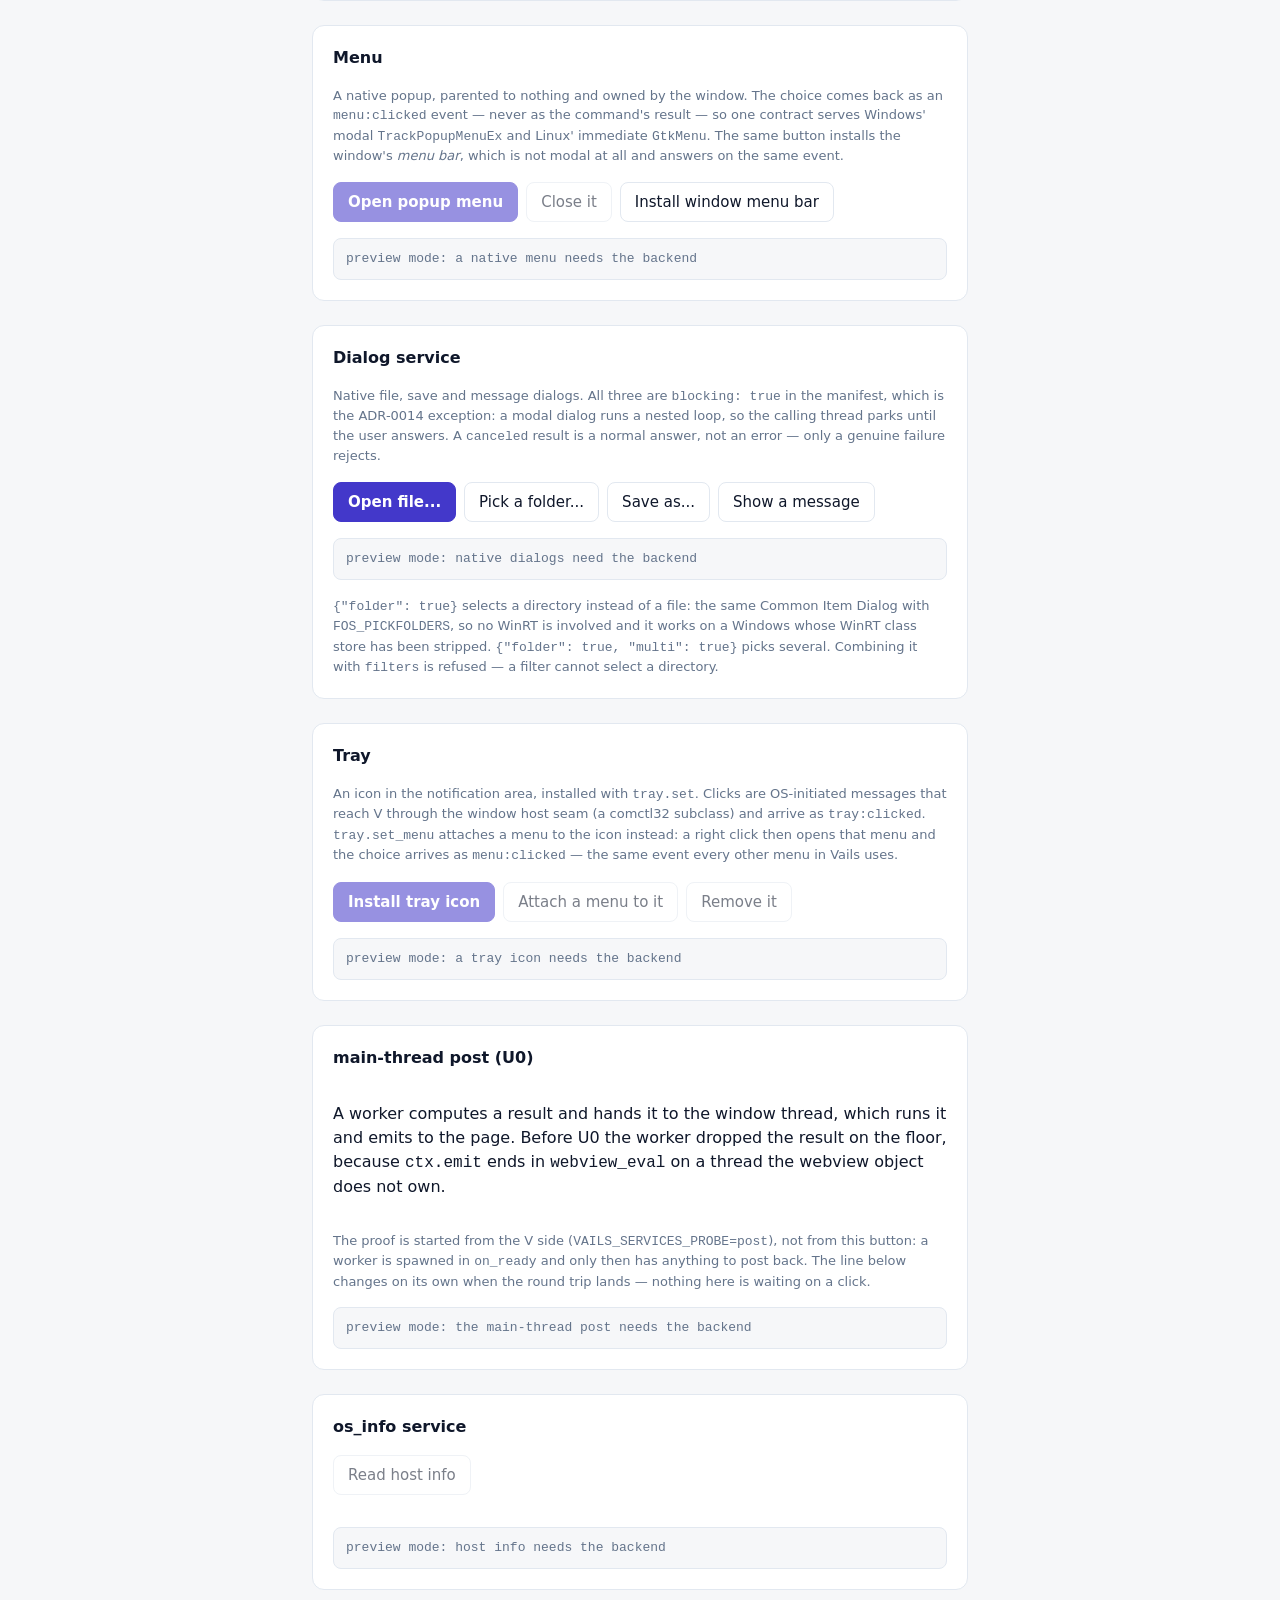
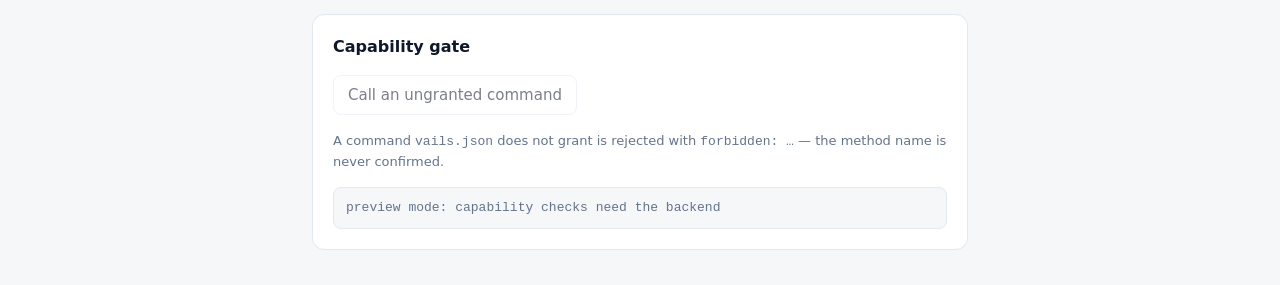
<file: examples/services/frontend/index.html>
<!doctype html>
<!-- Source of truth for the services demo UI: main.v loads this file at
     runtime. Conventions (E0, established in examples/dialog): system type
     scale, 4px spacing rhythm, focus-visible on every control, light + dark
     via prefers-color-scheme, LTR English, one column. -->
<html lang="en">
<head>
<meta charset="utf-8" />
<meta name="viewport" content="width=device-width, initial-scale=1" />
<!-- Default Vails CSP (mirrors webview.default_csp() - kept in sync by webview/secure_test.v).
     Preview fallback (opened outside a Vails window) runs under the same policy. -->
<meta http-equiv="Content-Security-Policy" content="default-src 'self'; script-src 'self' 'unsafe-inline'; style-src 'self' 'unsafe-inline'; img-src 'self' data:; font-src 'self' data:; connect-src 'self'; media-src 'self' blob:; object-src 'none'; base-uri 'self'; frame-ancestors 'none'" />
<title>Vails Services Demo</title>
<style>
  :root {
    color-scheme: light dark;
    --bg: #f6f7f9;
    --surface: #ffffff;
    --text: #0f172a;
    --muted: #64748b;
    --line: #e2e8f0;
    --accent: #4338ca;
    --accent-text: #ffffff;
    --focus: #4338ca;
    --good: #15803d;
    --bad: #b91c1c;
  }
  @media (prefers-color-scheme: dark) {
    :root {
      --bg: #0b1120;
      --surface: #111827;
      --text: #e5e7eb;
      --muted: #94a3b8;
      --line: #1f2937;
      --accent: #818cf8;
      --accent-text: #0b1120;
      --focus: #a5b4fc;
      --good: #4ade80;
      --bad: #fca5a5;
    }
  }
  * { box-sizing: border-box; }
  body {
    margin: 0;
    min-height: 100vh;
    background: var(--bg);
    color: var(--text);
    font-family: system-ui, -apple-system, "Segoe UI", Roboto, sans-serif;
    font-size: 16px;
    line-height: 1.5;
  }
  main {
    max-width: 44rem;
    margin: 0 auto;
    padding: 3rem 1.5rem 4rem;
    display: flex;
    flex-direction: column;
    gap: 1.5rem;
  }
  header { display: flex; flex-direction: column; gap: 0.25rem; }
  h1 { margin: 0; font-size: 1.5rem; letter-spacing: -0.01em; }
  h2 { margin: 0; font-size: 1rem; }
  .subtitle { margin: 0; color: var(--muted); font-size: 0.875rem; }
  section {
    background: var(--surface);
    border: 1px solid var(--line);
    border-radius: 0.75rem;
    padding: 1.25rem;
    display: flex;
    flex-direction: column;
    gap: 1rem;
  }
  .row { display: flex; flex-wrap: wrap; gap: 0.5rem; align-items: center; }
  button {
    font: inherit;
    font-size: 0.9375rem;
    padding: 0.5rem 0.875rem;
    border-radius: 0.5rem;
    border: 1px solid var(--line);
    background: var(--surface);
    color: var(--text);
    cursor: pointer;
  }
  button:hover:not(:disabled) { border-color: var(--accent); }
  button:disabled { opacity: 0.55; cursor: not-allowed; }
  button:focus-visible,
  a:focus-visible,
  input:focus-visible {
    outline: 2px solid var(--focus);
    outline-offset: 2px;
  }
  .primary {
    background: var(--accent);
    border-color: var(--accent);
    color: var(--accent-text);
    font-weight: 600;
  }
  .primary:hover:not(:disabled) { filter: brightness(1.08); }
  label { font-size: 0.875rem; color: var(--muted); }
  input[type="text"], input[type="url"] {
    font: inherit;
    font-size: 0.9375rem;
    flex: 1 1 16rem;
    min-width: 12rem;
    padding: 0.5rem 0.75rem;
    border-radius: 0.5rem;
    border: 1px solid var(--line);
    background: var(--bg);
    color: var(--text);
  }
  output {
    display: block;
    font-family: ui-monospace, SFMono-Regular, Consolas, monospace;
    font-size: 0.8125rem;
    color: var(--muted);
    background: var(--bg);
    border: 1px solid var(--line);
    border-radius: 0.5rem;
    padding: 0.625rem 0.75rem;
    min-height: 2.5rem;
    word-break: break-word;
  }
  output:empty::before { content: "no result yet"; color: var(--muted); }
  .ok { color: var(--good); }
  .bad { color: var(--bad); }
  .note { margin: 0; font-size: 0.8125rem; color: var(--muted); }
  dl.facts { display: grid; grid-template-columns: max-content 1fr; gap: 0.25rem 1rem; margin: 0; font-size: 0.875rem; }
  dl.facts dt { color: var(--muted); }
  dl.facts dd { margin: 0; font-family: ui-monospace, SFMono-Regular, Consolas, monospace; }
</style>
</head>
<body>
<main>
  <header>
    <h1>Vails Services Demo</h1>
    <p class="subtitle">Eight services, one window: <code>clipboard</code>, <code>opener</code>, <code>notification</code>, <code>balloon</code>, <code>menu</code>, <code>dialog</code>, <code>tray</code> and <code>os_info</code>. Wave 3 of Phase 5 S1 added <code>menu</code> and <code>tray</code> (ADR-0017); wave 4 added the window menu bar, the tray menu and the GTK dialogs (ADR-0023, ADR-0026, ADR-0027); ADR-0039 added <code>balloon</code> as a <em>secondary</em> message mechanism, kept deliberately separate from <code>notification</code>.</p>
  </header>

  <section>
    <h2>Clipboard</h2>
    <p class="note">A round trip needs no human &mdash; and the text is non-ASCII on purpose, because the Windows path is UTF-8 &rarr; UTF-16 &rarr; clipboard &rarr; UTF-8.</p>
    <label for="clip-text">Text</label>
    <div class="row">
      <input type="text" id="clip-text" value="vails clipboard proof — héllo 🌱" />
      <button class="primary" id="clip-copy" type="button">Copy</button>
      <button id="clip-paste" type="button">Paste</button>
    </div>
    <output id="clip-status" role="status"></output>
  </section>

  <section>
    <h2>Notification</h2>
    <p class="note"><code>is_supported</code> first, so the page never fires a notification that quietly does nothing. Windows shows a real WinRT toast, attributed to this app's <code>bundle.identifier</code>; other platforms report the stub. <code>notify</code> resolves with the mechanism that ran, so the status line below is the proof.</p>
    <div class="row">
      <button class="primary" id="notify" type="button">Notify</button>
      <button id="notify-support" type="button">Ask is_supported</button>
    </div>
    <output id="notify-status" role="status"></output>
  </section>

  <section>
    <h2>Balloon</h2>
    <p class="note">A <strong>separate service</strong> from Notification, not a fallback for it. <code>notification</code> is the WinRT toast and has no second mechanism by decision (ADR-0039); this is <code>Shell_NotifyIconW</code> with <code>NIF_INFO</code>, which needs nothing from WinRT and therefore works on a machine where the toast cannot. It is also plainly lesser &mdash; Windows 11 attributes it to the bare <code>.exe</code> name &mdash; which is why it is a service you ask for by name rather than something <code>notification</code> falls back to.</p>
    <div class="row">
      <button class="primary" id="balloon-show" type="button">Show balloon</button>
      <button id="balloon-support" type="button">Ask is_supported</button>
    </div>
    <output id="balloon-status" role="status"></output>
  </section>

  <section>
    <h2>Opener</h2>
    <p class="note"><code>open_url</code> takes <code>http</code>, <code>https</code>, <code>mailto</code>, <code>tel</code> only; <code>open_path</code> a local path. <code>with</code> (an app override) is Windows-only.</p>
    <label for="url">URL</label>
    <div class="row">
      <input type="url" id="url" value="https://example.com" />
      <button class="primary" id="open-url" type="button">Open URL</button>
    </div>
    <label for="path">Path</label>
    <div class="row">
      <input type="text" id="path" value="README.md" />
      <button id="open-path" type="button">Open path</button>
    </div>
    <label for="blocked">Rejected by the allowlist</label>
    <div class="row">
      <input type="text" id="blocked" value="file:///C:/Windows/win.ini" />
      <button id="open-blocked" type="button">Try it anyway</button>
    </div>
    <output id="open-status" role="status"></output>
  </section>

  <section>
    <h2>Menu</h2>
    <p class="note">A native popup, parented to nothing and owned by the window. The choice comes back as an <code>menu:clicked</code> event &mdash; never as the command's result &mdash; so one contract serves Windows' modal <code>TrackPopupMenuEx</code> and Linux' immediate <code>GtkMenu</code>. The same button installs the window's <em>menu bar</em>, which is not modal at all and answers on the same event.</p>
    <div class="row">
      <button class="primary" id="menu-popup" type="button">Open popup menu</button>
      <button id="menu-close" type="button">Close it</button>
      <button id="menu-set-menu" type="button">Install window menu bar</button>
    </div>
    <output id="menu-status" role="status"></output>
  </section>

  <section>
    <h2>Dialog service</h2>
    <p class="note">Native file, save and message dialogs. All three are <code>blocking: true</code> in the manifest, which is the ADR-0014 exception: a modal dialog runs a nested loop, so the calling thread parks until the user answers. A <code>canceled</code> result is a normal answer, not an error — only a genuine failure rejects.</p>
    <div class="row">
      <button class="primary" id="dialog-open" type="button">Open file...</button>
      <button id="dialog-folder" type="button">Pick a folder...</button>
      <button id="dialog-save" type="button">Save as...</button>
      <button id="dialog-message" type="button">Show a message</button>
    </div>
    <output id="dialog-status" role="status"></output>
    <p class="note" id="dialog-folder-note"><code>{"folder": true}</code> selects a directory instead of a file: the same Common Item Dialog with <code>FOS_PICKFOLDERS</code>, so no WinRT is involved and it works on a Windows whose WinRT class store has been stripped. <code>{"folder": true, "multi": true}</code> picks several. Combining it with <code>filters</code> is refused &mdash; a filter cannot select a directory.</p>
  </section>

  <section>
    <h2>Tray</h2>
    <p class="note">An icon in the notification area, installed with <code>tray.set</code>. Clicks are OS-initiated messages that reach V through the window host seam (a comctl32 subclass) and arrive as <code>tray:clicked</code>. <code>tray.set_menu</code> attaches a menu to the icon instead: a right click then opens that menu and the choice arrives as <code>menu:clicked</code> — the same event every other menu in Vails uses.</p>
    <div class="row">
      <button class="primary" id="tray-set" type="button">Install tray icon</button>
      <button id="tray-set-menu" type="button">Attach a menu to it</button>
      <button id="tray-destroy" type="button">Remove it</button>
    </div>
    <output id="tray-status" role="status"></output>
  </section>

  <section>
    <h2>main-thread post (U0)</h2>
    <p>A worker computes a result and hands it to the window thread, which runs
    it and emits to the page. Before U0 the worker dropped the result on the
    floor, because <code>ctx.emit</code> ends in <code>webview_eval</code> on a
    thread the webview object does not own.</p>
    <p class="note">The proof is started from the V side
    (<code>VAILS_SERVICES_PROBE=post</code>), not from this button: a worker is
    spawned in <code>on_ready</code> and only then has anything to post back. The
    line below changes on its own when the round trip lands &mdash; nothing here
    is waiting on a click.</p>
    <output id="post-status" role="status"></output>
  </section>

  <section>
    <h2>os_info service</h2>
    <div class="row">
      <button id="host" type="button">Read host info</button>
    </div>
    <dl class="facts" id="facts"></dl>
    <output id="host-status" role="status"></output>
  </section>

  <section>
    <h2>Capability gate</h2>
    <div class="row">
      <button id="forbidden" type="button">Call an ungranted command</button>
    </div>
    <p class="note">A command <code>vails.json</code> does not grant is rejected with <code>forbidden: &hellip;</code> &mdash; the method name is never confirmed.</p>
    <output id="forbidden-status" role="status"></output>
  </section>
</main>
<script>
(function () {
  "use strict";
  // --- vails dts --js output, inlined -------------------------------------
  // `vails dts --js` writes this snippet to frontend/vails-services.js. It
  // is inlined here because the example loads the page from memory
  // (webview set_html), where a relative <script src> has no base URL to
  // resolve against. Real projects can load the file instead.
  var v = window.vails = window.vails || {};
  var nsClip = v.clipboard = v.clipboard || {};
  nsClip.read_text = function (params) { return v.call("clipboard.read_text", params || ""); };
  nsClip.write_text = function (params) { return v.call("clipboard.write_text", params || ""); };
  var nsOpen = v.opener = v.opener || {};
  nsOpen.open_url = function (params) { return v.call("opener.open_url", params || ""); };
  nsOpen.open_path = function (params) { return v.call("opener.open_path", params || ""); };
  var nsNote = v.notification = v.notification || {};
  nsNote.notify = function (params) { return v.call("notification.notify", params || ""); };
  nsNote.is_supported = function (params) { return v.call("notification.is_supported", params || ""); };
  var nsBalloon = v.balloon = v.balloon || {};
  nsBalloon.show = function (params) { return v.call("balloon.show", params || ""); };
  nsBalloon.is_supported = function (params) { return v.call("balloon.is_supported", params || ""); };
  var nsMenu = v.menu = v.menu || {};
  nsMenu.popup = function (params) { return v.call("menu.popup", params || ""); };
  nsMenu.close = function (params) { return v.call("menu.close", params || ""); };
  nsMenu.set_menu = function (params) { return v.call("menu.set_menu", params || ""); };
  var nsDialog = v.dialog = v.dialog || {};
  nsDialog.open = function (params) { return v.call("dialog.open", params || ""); };
  nsDialog.save = function (params) { return v.call("dialog.save", params || ""); };
  nsDialog.message = function (params) { return v.call("dialog.message", params || ""); };
  var nsTray = v.tray = v.tray || {};
  nsTray.set = function (params) { return v.call("tray.set", params || ""); };
  nsTray.set_menu = function (params) { return v.call("tray.set_menu", params || ""); };
  nsTray.destroy = function (params) { return v.call("tray.destroy", params || ""); };
  var nsInfo = v.os_info = v.os_info || {};
  nsInfo.get = function (params) { return v.call("os_info.get", params || ""); };
  // --- end vails dts --js output -----------------------------------------

  var hasBackend = typeof window.vails.call === "function";
  var $ = function (id) { return document.getElementById(id); };
  var clipText = $("clip-text");
  var copyBtn = $("clip-copy");
  var pasteBtn = $("clip-paste");
  var openUrlBtn = $("open-url");
  var openPathBtn = $("open-path");
  var openBlockedBtn = $("open-blocked");
  var notifyBtn = $("notify");
  var notifySupportBtn = $("notify-support");
  var menuPopupBtn = $("menu-popup");
  var menuCloseBtn = $("menu-close");
  var menuSetMenuBtn = $("menu-set-menu");

  var traySetBtn = $("tray-set");
  var traySetMenuBtn = $("tray-set-menu");
  var trayDestroyBtn = $("tray-destroy");

var dialogOpenBtn = $("dialog-open");
  var dialogFolderBtn = $("dialog-folder");
    var dialogSaveBtn = $("dialog-save");
    var dialogMessageBtn = $("dialog-message");
    var dialogStatus = $("dialog-status");
    var balloonBtn = $("balloon-show");
    var balloonSupportBtn = $("balloon-support");
    var balloonStatus = $("balloon-status");
  var hostBtn = $("host");
  var forbiddenBtn = $("forbidden");
  var clipStatus = $("clip-status");
  var openStatus = $("open-status");
  var notifyStatus = $("notify-status");
  var menuStatus = $("menu-status");
  var trayStatus = $("tray-status");
  var postStatus = $("post-status");
  var hostStatus = $("host-status");
  var forbiddenStatus = $("forbidden-status");
  var factsEl = $("facts");

  // The items the popup button shows. Same shape a real frontend sends as
  // JSON; it is inlined here because the page carries no build step.
  var menuItems = [
    { id: "open", label: "Open file..." },
    { id: "save", label: "Save as...", enabled: false },
    { separator: true },
    { id: "file", label: "File", children: [
      { id: "file/new", label: "New" },
      { id: "file/quit", label: "Quit" }
    ] },
    { separator: true },
    { id: "about", label: "About Vails" }
  ];

  // resolveProbe hands the payload the page is waiting for to the pending
  // promise the E2E probe parked on. The probe resolves on an event, not on a
  // command result, because the native answer arrives out of band (ADR-0017).
  function resolveProbe(payload) {
    var pending = window.__vailsResolve;
    if (!pending) { return false; }
    window.__vailsResolve = null;
    pending(payload);
    return true;
  }

  function setStatus(el, text, cls) {
    el.className = cls || "";
    el.textContent = text;
  }

  function showFacts(info) {
    factsEl.textContent = "";
    ["os", "arch", "hostname", "cpus"].forEach(function (key) {
      var dt = document.createElement("dt");
      dt.textContent = key;
      var dd = document.createElement("dd");
      dd.textContent = String(info[key] === undefined ? "?" : info[key]);
      factsEl.appendChild(dt);
      factsEl.appendChild(dd);
    });
  }

  // The E2E probe (VAILS_SERVICES_PROBE in main.v) resolves into this
  // event instead of a click, so a screenshot can prove the loop.
  window.vails.onEvent = window.vails.onEvent || function () {};

  // The three OS-initiated events, registered here (before the E2E probe runs,
  // because the probe is injected at the end of the document) and the only
  // place a native menu choice or tray click becomes visible to a frontend.
  //
  // NB: nothing inside a script element may spell a closing body or script tag
  // in a comment or a string. main.v's inject_before_body() looks for one, and
  // a mention in a comment made it inject the probe *inside* this script
  // element - which closed it early and dumped the rest of the file as page
  // text. Use "the end of the body", not the markup.
  if (hasBackend) {
    window.vails.onEvent("menu:clicked", function (raw) {
      var click = parse(raw);
      setStatus(menuStatus, "chose: " + click.id, "ok");
      resolveProbe("menu:clicked " + click.id);
      menuStatus.scrollIntoView({ block: "center" });
    });
    window.vails.onEvent("menu:canceled", function () {
      setStatus(menuStatus, "dismissed (no item chosen) - an event, not an error", "");
      resolveProbe("menu:canceled");
      // Same scroll as the clicked branch: a dismissal is an answer too, and
      // on a headless run it is the ONLY answer there is, so leaving the page
      // at the top would hide the proof this whole panel exists to give.
      menuStatus.scrollIntoView({ block: "center" });
    });
    window.vails.onEvent("tray:clicked", function (raw) {
      var click = parse(raw);
      setStatus(trayStatus, "clicked: " + click.button, "ok");
      resolveProbe("tray:clicked " + click.button);
      trayStatus.scrollIntoView({ block: "center" });
    });
    window.vails.onEvent("probe:done", function (raw) {
      var res;
      try { res = JSON.parse(raw); } catch (e) { setStatus(clipStatus, String(raw), "bad"); return; }
      var detail = res.detail;
      if (detail !== null && typeof detail === "object") { detail = JSON.stringify(detail); }
      // The clipboard probe is the interesting one: show the actual round
      // trip in the panel, because that is the proof a screenshot can carry.
      if (res.probe === "clipboard" && res.ok && res.detail && typeof res.detail === "object") {
        var same = res.detail.written === res.detail.read_back;
        clipText.value = res.detail.read_back;
        setStatus(clipStatus, (same ? "round trip ok, read back: " : "MISMATCH: ") +
          JSON.stringify(res.detail.read_back), same ? "ok" : "bad");
        window.scrollTo(0, 0);
        return;
      }
      var text = "probe " + res.probe + ": " + (res.ok ? "ok" : "failed") +
        (detail ? " - " + detail : "");
      // Every other probe writes to its own panel when there is one, and the
      // page scrolls that panel into view: the webview restores a scroll
      // offset after load, and a proof screenshot has to show the panel the
      // proof is in.
      var panel = res.probe === "opener" ? openStatus :
                  res.probe === "notification" ? notifyStatus :
                  res.probe === "menu" ? menuStatus :
                  res.probe === "tray" ? trayStatus :
                  res.probe === "post" ? postStatus : clipStatus;
      setStatus(panel, text, res.ok ? "ok" : "bad");
      panel.scrollIntoView({ block: "center" });
    });
  }

  if (!hasBackend) {
    // Preview fallback: the page still renders and explains itself outside a
    // Vails window (no window.vails), same as examples/dialog.
    setStatus(clipStatus, "preview mode: the clipboard needs the backend");
    setStatus(openStatus, "preview mode: opening things needs the backend");
    setStatus(notifyStatus, "preview mode: notifications need the backend");
    setStatus(menuStatus, "preview mode: a native menu needs the backend");
    setStatus(trayStatus, "preview mode: a tray icon needs the backend");
    setStatus(postStatus, "preview mode: the main-thread post needs the backend");
    setStatus(dialogStatus, "preview mode: native dialogs need the backend");
    setStatus(hostStatus, "preview mode: host info needs the backend");
    setStatus(forbiddenStatus, "preview mode: capability checks need the backend");
    [copyBtn, pasteBtn, openUrlBtn, openPathBtn, openBlockedBtn, notifyBtn,
     notifySupportBtn, menuPopupBtn, menuCloseBtn, traySetBtn, traySetMenuBtn, trayDestroyBtn,
     hostBtn, forbiddenBtn].forEach(function (b) { b.disabled = true; });
    return;
  }

  // Every service answers with raw JSON text (ADR-0010), so the page parses
  // it where it wants a value rather than a string.
  function parse(raw) {
    try { return JSON.parse(raw); } catch (e) { return raw; }
  }

  // The page is taller than the default window, and the webview restores a
  // scroll offset on load - which would make every proof screenshot show a
  // random part of the page. Start at the top instead: the panels that carry
  // a proof are the first ones.
  window.scrollTo(0, 0);

  copyBtn.addEventListener("click", function () {
    copyBtn.disabled = true;
    // write_text takes the text as a JSON string (params stay raw JSON).
    window.vails.clipboard.write_text(JSON.stringify(clipText.value))
      .then(function () { setStatus(clipStatus, "copied: " + clipText.value, "ok"); })
      .catch(function (e) { setStatus(clipStatus, "copy failed: " + e, "bad"); })
      .then(function () { copyBtn.disabled = false; });
  });

  pasteBtn.addEventListener("click", function () {
    pasteBtn.disabled = true;
    window.vails.clipboard.read_text()
      .then(function (text) {
        setStatus(clipStatus, text === "" ? "the clipboard is empty" : "pasted: " + text,
          text === "" ? "" : "ok");
      })
      .catch(function (e) { setStatus(clipStatus, "paste failed: " + e, "bad"); })
      .then(function () { pasteBtn.disabled = false; });
  });

  openUrlBtn.addEventListener("click", function () {
    openUrlBtn.disabled = true;
    window.vails.opener.open_url({ url: $("url").value })
      .then(function () { setStatus(openStatus, "the OS accepted " + $("url").value, "ok"); })
      .catch(function (e) { setStatus(openStatus, "open_url failed: " + e, "bad"); })
      .then(function () { openUrlBtn.disabled = false; });
  });

  openPathBtn.addEventListener("click", function () {
    openPathBtn.disabled = true;
    window.vails.opener.open_path({ path: $("path").value })
      .then(function () { setStatus(openStatus, "the OS accepted " + $("path").value, "ok"); })
      .catch(function (e) { setStatus(openStatus, "open_path failed: " + e, "bad"); })
      .then(function () { openPathBtn.disabled = false; });
  });

  openBlockedBtn.addEventListener("click", function () {
    openBlockedBtn.disabled = true;
    window.vails.opener.open_url({ url: $("blocked").value })
      .then(function () { setStatus(openStatus, "unexpectedly accepted " + $("blocked").value, "bad"); })
      .catch(function (e) {
        setStatus(openStatus, String(e), String(e).indexOf("bad params:") === 0 ? "ok" : "bad");
      })
      .then(function () { openBlockedBtn.disabled = false; });
  });

  notifyBtn.addEventListener("click", function () {
    notifyBtn.disabled = true;
    window.vails.notification.is_supported()
      .then(function (r) { return parse(r); })
      .then(function (ok) {
        if (!ok) {
          setStatus(notifyStatus, "this platform has no notification backend (the " +
            "service says so instead of doing nothing)", "");
          return null;
        }
        return window.vails.notification.notify({
          title: "Vails Services Demo",
          body: "Notification from the page."
        }).then(function (mechanism) {
          setStatus(notifyStatus, "shown via: " + mechanism, "ok");
        });
      })
      .catch(function (e) { setStatus(notifyStatus, "notify failed: " + e, "bad"); })
      .then(function () { notifyBtn.disabled = false; });
  });

  notifySupportBtn.addEventListener("click", function () {
    notifySupportBtn.disabled = true;
    window.vails.notification.is_supported()
      .then(function (r) { setStatus(notifyStatus, "is_supported: " + r, "ok"); })
      .catch(function (e) { setStatus(notifyStatus, "is_supported failed: " + e, "bad"); })
      .then(function () { notifySupportBtn.disabled = false; });
  });

  // The balloon is asked directly rather than through is_supported first, which
  // is the opposite of the toast handler above and on purpose: balloon's
  // availability is a compile-time fact with no failure mode worth pre-checking,
  // while the toast's is a runtime probe whose answer changes the diagnosis. The
  // short timeout is what makes the temporary tray icon's removal observable
  // without watching the notification area for a minute.
  balloonBtn.addEventListener("click", function () {
    balloonBtn.disabled = true;
    window.vails.balloon.show({
      title: "Vails Services Demo",
      body: "Balloon from the page. Its tray icon disappears ~3.5s from now.",
      timeout_ms: 2000
    })
      .then(function (mechanism) {
        setStatus(balloonStatus, "shown via: " + mechanism + " - it is in the " +
          "notification area, attributed to the bare .exe name (not a toast)", "ok");
      })
      .catch(function (e) { setStatus(balloonStatus, "balloon.show failed: " + e, "bad"); })
      .then(function () { balloonBtn.disabled = false; });
  });

  balloonSupportBtn.addEventListener("click", function () {
    balloonSupportBtn.disabled = true;
    window.vails.balloon.is_supported()
      .then(function (r) { setStatus(balloonStatus, "is_supported: " + r, "ok"); })
      .catch(function (e) { setStatus(balloonStatus, "is_supported failed: " + e, "bad"); })
      .then(function () { balloonSupportBtn.disabled = false; });
  });

  menuPopupBtn.addEventListener("click", function () {
    setStatus(menuStatus, "opening...");
    // popup resolves with '' on every platform; the choice arrives as an
    // event, which the listeners above turn into this same line.
    window.vails.menu.popup({ items: menuItems })
      .then(function () { return null; })
      .catch(function (e) { setStatus(menuStatus, "menu.popup failed: " + e, "bad"); });
  });

  menuCloseBtn.addEventListener("click", function () {
    // A frontend that closes defensively gets no error back, which is why
    // this button works even when nothing is open.
    window.vails.menu.close()
      .then(function () { return null; })
      .catch(function (e) { setStatus(menuStatus, "menu.close failed: " + e, "bad"); });
  });

  menuSetMenuBtn.addEventListener("click", function () {
    // Installs the window's menu bar. The command resolves immediately (a bar
    // is not modal, so there is nothing to wait for) and the choice arrives on
    // the same menu:clicked event the popup uses — the listener above already
    // renders it, which is the point of the shared contract.
    setStatus(menuStatus, "menu bar installed — pick an item from the window", "");
    window.vails.menu.set_menu({
      items: [
        { id: "file", label: "File", children: [
          { id: "file/new", label: "New" },
          { id: "file/open", label: "Open..." },
          { separator: true },
          { id: "file/quit", label: "Quit" }
        ] },
        { id: "edit", label: "Edit", children: [
          { id: "edit/copy", label: "Copy" },
          { id: "edit/paste", label: "Paste" }
        ] },
        { id: "help", label: "Help" }
      ]
    })
      .then(function () { return null; })
      .catch(function (e) { setStatus(menuStatus, "menu.set_menu failed: " + e, "bad"); });
  });

  traySetBtn.addEventListener("click", function () {
    setStatus(trayStatus, "installing...");
    window.vails.tray.set({ tooltip: "Vails Services Demo" })
      .then(function () {
        setStatus(trayStatus, "icon installed - click it (or run the tray probe " +
          "to have the click simulated)", "ok");      })
      .catch(function (e) { setStatus(trayStatus, "tray.set failed: " + e, "bad"); });
  });

  traySetMenuBtn.addEventListener("click", function () {
    // Installs the icon first if it is not there, then attaches a menu. A
    // menu on an icon that does not exist is not an error on Windows (the
    // menu is remembered for the next tray.set) but on Linux there is no icon
    // to attach it to, so ordering it here keeps the button honest on both.
    window.vails.tray.set({ tooltip: "Vails Services Demo" })
      .then(function () {
        return window.vails.tray.set_menu({
          items: [
            { id: "tray/open", label: "Open" },
            { id: "tray/settings", label: "Settings" },
            { separator: true },
            { id: "tray/quit", label: "Quit" }
          ]
        });
      })
      .then(function () {
        setStatus(trayStatus, "menu attached - a right click on the icon opens " +
          "it, and the choice arrives as menu:clicked", "ok");
      })
      .catch(function (e) {
        setStatus(trayStatus, "tray.set_menu failed: " + e, "bad");
      });
  });

  trayDestroyBtn.addEventListener("click", function () {
    window.vails.tray.destroy()
      .then(function () { setStatus(trayStatus, "icon removed", "ok"); })
      .catch(function (e) { setStatus(trayStatus, "tray.destroy failed: " + e, "bad"); });
  });

  // The dialog handlers all share one shape, and the shape is the point: a
  // canceled dialog resolves like any other call, so the "canceled" report is
  // a success path with different text rather than the catch branch. Writing
  // it any other way would teach the wrong thing about the service.
  function reportDialogResult(raw, what) {
    var res;
    try { res = JSON.parse(raw); } catch (e) { setStatus(dialogStatus, String(raw), "bad"); return; }
    if (res.canceled) {
      setStatus(dialogStatus, what + ": canceled (a normal result, not an error)", "");
      return;
    }
    if (res.paths && res.paths.length) {
      setStatus(dialogStatus, what + ": " + res.paths.join(" | "), "ok");
      return;
    }
    // A message box reports the button instead of a path. `ok` and `yes` are
    // the accepting answers; everything else, including `none`, is a refusal.
    var accepted = res.button === "ok" || res.button === "yes";
    setStatus(dialogStatus, what + ": button " + res.button +
      (accepted ? " (accepted)" : " (declined)"), accepted ? "ok" : "");
  }

  dialogOpenBtn.addEventListener("click", function () {
    setStatus(dialogStatus, "waiting for the file picker...");
    window.vails.dialog.open({
      title: "Pick a file",
      filters: [
        { name: "Text files", extensions: "txt,md" },
        { name: "Everything", extensions: "*" }
      ]
}).then(function (raw) { reportDialogResult(raw, "open"); })
        .catch(function (e) { setStatus(dialogStatus, "dialog.open failed: " + e, "bad"); });
    });

    // folder mode: no `filters` key at all, because a filter cannot select a
    // directory and the service refuses the combination. The refusal is worth
    // being able to see, so the catch prints it verbatim rather than hiding it
    // behind a generic message.
    dialogFolderBtn.addEventListener("click", function () {
      setStatus(dialogStatus, "waiting for the folder picker...");
      window.vails.dialog.open({ title: "Pick a folder", folder: true })
        .then(function (raw) { reportDialogResult(raw, "open"); })
        .catch(function (e) { setStatus(dialogStatus, "dialog.open failed: " + e, "bad"); });
    });

  dialogSaveBtn.addEventListener("click", function () {
    setStatus(dialogStatus, "waiting for the save dialog...");
    window.vails.dialog.save({
      title: "Save as",
      default_name: "untitled.txt",
      filters: [{ name: "Text files", extensions: "txt,md" }]
    }).then(function (raw) { reportDialogResult(raw, "save"); })
      .catch(function (e) { setStatus(dialogStatus, "dialog.save failed: " + e, "bad"); });
  });

  dialogMessageBtn.addEventListener("click", function () {
    setStatus(dialogStatus, "waiting for the message box...");
    window.vails.dialog.message({
      title: "Vails",
      message: "This is a real native message box, answered by you.",
      buttons: "okcancel"
    }).then(function (raw) { reportDialogResult(raw, "message"); })
      .catch(function (e) { setStatus(dialogStatus, "dialog.message failed: " + e, "bad"); });
  });

  hostBtn.addEventListener("click", function () {
    hostBtn.disabled = true;
    window.vails.os_info.get()
      .then(function (raw) { showFacts(parse(raw)); setStatus(hostStatus, "ok", "ok"); })
      .catch(function (e) { setStatus(hostStatus, "os_info failed: " + e, "bad"); })
      .then(function () { hostBtn.disabled = false; });
  });

  forbiddenBtn.addEventListener("click", function () {
    forbiddenBtn.disabled = true;
    window.vails.call("app.not_granted", "")
      .then(function () { setStatus(forbiddenStatus, "unexpectedly allowed", "bad"); })
      .catch(function (e) {
        setStatus(forbiddenStatus, String(e),
          String(e).indexOf("forbidden:") === 0 ? "ok" : "bad");
      })
      .then(function () { forbiddenBtn.disabled = false; });
  });
})();
</script>
</body>
</html>
</file>
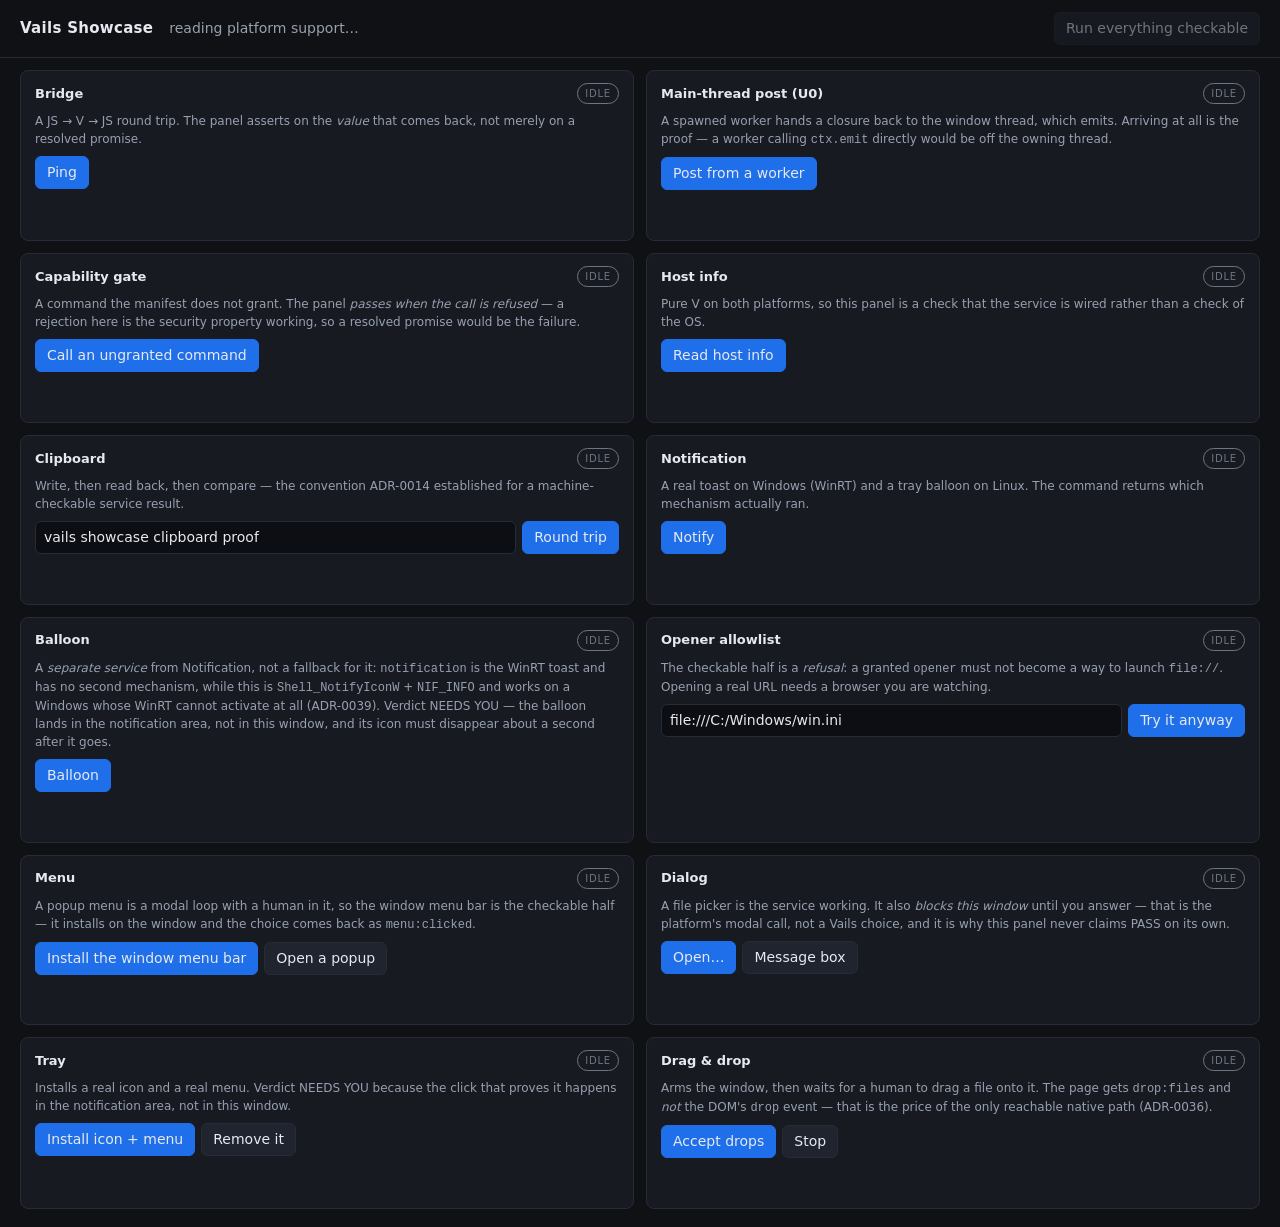
<file: examples/showcase/frontend/index.html>
<!doctype html>
<html lang="en">
<head>
<meta charset="utf-8" />
<meta name="viewport" content="width=device-width, initial-scale=1" />
<!-- The default policy, same as every other example: this page is
     self-contained (no external origin, no eval), so nothing here needs a
     relaxation and the one below is byte-for-byte `webview.default_csp()`.
     Kept rather than relying on injection so the policy is visible in the
     file, and because `v test ./webview` asserts every example ships it -
     which is how this one was found missing. -->
<meta http-equiv="Content-Security-Policy" content="default-src 'self'; script-src 'self' 'unsafe-inline'; style-src 'self' 'unsafe-inline'; img-src 'self' data:; font-src 'self' data:; connect-src 'self'; media-src 'self' blob:; object-src 'none'; base-uri 'self'; frame-ancestors 'none'" />
<title>Vails Showcase</title>
<style>
  /* One stylesheet, no framework: this page is a reference for what the
     *framework* does, and a build step or a CSS framework in it would make the
     example a worse starting point than examples/hello. */
  :root {
    --bg: #0f1115;
    --panel: #171a21;
    --line: #262b36;
    --ink: #e6e9ef;
    --dim: #98a0b0;
    --pass: #3fb950;
    --fail: #f85149;
    --you: #d29922;
    --none: #6e7681;
    --accent: #58a6ff;
  }
  * { box-sizing: border-box; }
  body {
    margin: 0;
    background: var(--bg);
    color: var(--ink);
    font: 14px/1.5 ui-sans-serif, "Segoe UI", system-ui, sans-serif;
  }
  /* The summary strip is sticky because it is the one thing a screenshot has to
     contain: the counts. Everything else on the page is evidence for them. */
  header {
    position: sticky;
    top: 0;
    z-index: 5;
    display: flex;
    align-items: baseline;
    gap: 16px;
    padding: 12px 20px;
    background: var(--bg);
    border-bottom: 1px solid var(--line);
  }
  h1 { font-size: 15px; margin: 0; font-weight: 600; letter-spacing: .02em; }
  #tally { color: var(--dim); font-variant-numeric: tabular-nums; }
  #tally b { color: var(--ink); font-weight: 600; }
  .spacer { flex: 1; }
  button {
    font: inherit;
    color: var(--ink);
    background: #20242e;
    border: 1px solid var(--line);
    border-radius: 6px;
    padding: 5px 11px;
    cursor: pointer;
  }
  button:hover { border-color: #3a4152; }
  button.primary { background: #1f6feb; border-color: #1f6feb; }
  button:disabled { opacity: .45; cursor: not-allowed; }
  main {
    display: grid;
    grid-template-columns: repeat(2, minmax(0, 1fr));
    gap: 12px;
    padding: 12px 20px 24px;
  }
  section {
    background: var(--panel);
    border: 1px solid var(--line);
    border-radius: 8px;
    padding: 12px 14px;
    display: flex;
    flex-direction: column;
    gap: 8px;
  }
  .head { display: flex; align-items: center; gap: 8px; }
  h2 { font-size: 13px; margin: 0; font-weight: 600; }
  /* The badge is the machine-checkable part: four words, never a colour alone,
     because a screenshot in greyscale still has to say PASS from FAIL. */
  .badge {
    margin-left: auto;
    font-size: 10px;
    letter-spacing: .08em;
    padding: 2px 7px;
    border-radius: 999px;
    border: 1px solid var(--none);
    color: var(--none);
    white-space: nowrap;
  }
  .badge.pass { color: var(--pass); border-color: var(--pass); }
  .badge.fail { color: var(--fail); border-color: var(--fail); }
  .badge.you { color: var(--you); border-color: var(--you); }
  .badge.none { color: var(--none); border-color: var(--none); }
  p.why { margin: 0; color: var(--dim); font-size: 12px; }
  .row { display: flex; gap: 6px; flex-wrap: wrap; align-items: center; }
  input[type=text] {
    font: inherit;
    color: var(--ink);
    background: #0c0e13;
    border: 1px solid var(--line);
    border-radius: 6px;
    padding: 5px 8px;
    min-width: 0;
    flex: 1;
  }
  output {
    display: block;
    font-family: ui-monospace, "Cascadia Mono", Consolas, monospace;
    font-size: 11.5px;
    color: var(--dim);
    min-height: 2.6em;
    white-space: pre-wrap;
    word-break: break-word;
  }
  output.pass { color: var(--pass); }
  output.fail { color: var(--fail); }
  output.you { color: var(--you); }
  .note { color: var(--none); font-size: 11px; }
  dl.facts { margin: 0; display: grid; grid-template-columns: auto 1fr; gap: 2px 10px; font-size: 11.5px; }
  dl.facts dt { color: var(--dim); }
  dl.facts dd { margin: 0; font-family: ui-monospace, Consolas, monospace; overflow-wrap: anywhere; }
</style>
</head>
<body>
<header>
  <h1>Vails Showcase</h1>
  <span id="tally">reading platform support&hellip;</span>
  <span class="spacer"></span>
  <button id="run-all" type="button" disabled>Run everything checkable</button>
</header>
<main>

  <section id="p-bridge" data-service="">
    <div class="head"><h2>Bridge</h2><span class="badge" data-badge>IDLE</span></div>
    <p class="why">A JS &rarr; V &rarr; JS round trip. The panel asserts on the
      <em>value</em> that comes back, not merely on a resolved promise.</p>
    <div class="row"><button class="primary" data-run="bridge">Ping</button></div>
    <output data-status></output>
  </section>

  <section id="p-post" data-service="">
    <div class="head"><h2>Main-thread post (U0)</h2><span class="badge" data-badge>IDLE</span></div>
    <p class="why">A spawned worker hands a closure back to the window thread,
      which emits. Arriving at all is the proof &mdash; a worker calling
      <code>ctx.emit</code> directly would be off the owning thread.</p>
    <div class="row"><button class="primary" data-run="post">Post from a worker</button></div>
    <output data-status></output>
  </section>

  <section id="p-caps" data-service="">
    <div class="head"><h2>Capability gate</h2><span class="badge" data-badge>IDLE</span></div>
    <p class="why">A command the manifest does not grant. The panel
      <em>passes when the call is refused</em> &mdash; a rejection here is the
      security property working, so a resolved promise would be the failure.</p>
    <div class="row"><button class="primary" data-run="caps">Call an ungranted command</button></div>
    <output data-status></output>
  </section>

  <section id="p-osinfo" data-service="os_info">
    <div class="head"><h2>Host info</h2><span class="badge" data-badge>IDLE</span></div>
    <p class="why">Pure V on both platforms, so this panel is a check that the
      service is wired rather than a check of the OS.</p>
    <div class="row"><button class="primary" data-run="osinfo">Read host info</button></div>
    <output data-status></output>
  </section>

  <section id="p-clipboard" data-service="clipboard">
    <div class="head"><h2>Clipboard</h2><span class="badge" data-badge>IDLE</span></div>
    <p class="why">Write, then read back, then compare &mdash; the convention
      ADR-0014 established for a machine-checkable service result.</p>
    <div class="row">
      <input type="text" id="clip-text" value="vails showcase clipboard proof" />
      <button class="primary" data-run="clipboard">Round trip</button>
    </div>
    <output data-status></output>
  </section>

  <section id="p-notify" data-service="notification">
    <div class="head"><h2>Notification</h2><span class="badge" data-badge>IDLE</span></div>
    <p class="why">A real toast on Windows (WinRT) and a tray balloon on Linux.
      The command returns which mechanism actually ran.</p>
    <div class="row"><button class="primary" data-run="notify">Notify</button></div>
    <output data-status></output>
  </section>

  <section id="p-balloon" data-service="balloon">
    <div class="head"><h2>Balloon</h2><span class="badge" data-badge>IDLE</span></div>
    <p class="why">A <em>separate service</em> from Notification, not a fallback for
      it: <code>notification</code> is the WinRT toast and has no second mechanism,
      while this is <code>Shell_NotifyIconW</code> + <code>NIF_INFO</code> and works
      on a Windows whose WinRT cannot activate at all (ADR-0039). Verdict
      NEEDS YOU &mdash; the balloon lands in the notification area, not in this
      window, and its icon must disappear about a second after it goes.</p>
    <div class="row"><button class="primary" data-run="balloon">Balloon</button></div>
    <output data-status></output>
  </section>

  <section id="p-opener" data-service="opener">
    <div class="head"><h2>Opener allowlist</h2><span class="badge" data-badge>IDLE</span></div>
    <p class="why">The checkable half is a <em>refusal</em>: a granted
      <code>opener</code> must not become a way to launch
      <code>file://</code>. Opening a real URL needs a browser you are watching.</p>
    <div class="row">
      <input type="text" id="blocked-url" value="file:///C:/Windows/win.ini" />
      <button class="primary" data-run="opener">Try it anyway</button>
    </div>
    <output data-status></output>
  </section>

  <section id="p-menu" data-service="menu">
    <div class="head"><h2>Menu</h2><span class="badge" data-badge>IDLE</span></div>
    <p class="why">A popup menu is a modal loop with a human in it, so the
      window menu bar is the checkable half &mdash; it installs on the window and
      the choice comes back as <code>menu:clicked</code>.</p>
    <div class="row">
      <button class="primary" data-run="menubar">Install the window menu bar</button>
      <button data-run="popup">Open a popup</button>
    </div>
    <output data-status></output>
  </section>

  <section id="p-dialog" data-service="dialog">
    <div class="head"><h2>Dialog</h2><span class="badge" data-badge>IDLE</span></div>
    <p class="why">A file picker is the service working. It also
      <em>blocks this window</em> until you answer &mdash; that is the platform's
      modal call, not a Vails choice, and it is why this panel never claims PASS
      on its own.</p>
    <div class="row">
      <button class="primary" data-run="dialog-open">Open&hellip;</button>
      <button data-run="dialog-message">Message box</button>
    </div>
    <output data-status></output>
  </section>

  <section id="p-tray" data-service="tray">
    <div class="head"><h2>Tray</h2><span class="badge" data-badge>IDLE</span></div>
    <p class="why">Installs a real icon and a real menu. Verdict NEEDS YOU
      because the click that proves it happens in the notification area, not in
      this window.</p>
    <div class="row">
      <button class="primary" data-run="tray">Install icon + menu</button>
      <button data-run="tray-remove">Remove it</button>
    </div>
    <output data-status></output>
  </section>

  <section id="p-drop" data-service="drop">
    <div class="head"><h2>Drag &amp; drop</h2><span class="badge" data-badge>IDLE</span></div>
    <p class="why">Arms the window, then waits for a human to drag a file onto it.
      The page gets <code>drop:files</code> and <em>not</em> the DOM's
      <code>drop</code> event &mdash; that is the price of the only reachable
      native path (ADR-0036).</p>
    <div class="row">
      <button class="primary" data-run="drop">Accept drops</button>
      <button data-run="drop-off">Stop</button>
    </div>
    <output data-status></output>
  </section>

</main>

<script>
"use strict";

// ## The three verdicts, and why there are exactly these
//
// PASS      the capability was exercised and the result was checked
// NEEDS YOU it works, but only a human can complete it (a drag, a right-click
//           in the tray, a file picker) — claiming PASS here would be a fake
//           proof, and ADR-0018's discipline is exactly that
// NOWHERE    this build has no backend for it, said by the framework's own
//           support table rather than guessed from an error string
//
// FAIL is the fourth and it is the only one that means something broke.
//
// ## The page does not decide what is supported
//
// `demo.support` hands over services.supports() — the same table `vails doctor`
// prints. A panel whose service is not ready shows NOWHERE with the framework's
// own note and never calls the command, so the page cannot report a working
// feature as broken or a missing one as working.

const VERDICT_CLASS = { PASS: "pass", FAIL: "fail", "NEEDS YOU": "you", NOWHERE: "none", IDLE: "" };

const panels = {};
document.querySelectorAll("section").forEach((el) => {
  panels[el.id.replace(/^p-/, "")] = {
    el,
    badge: el.querySelector("[data-badge]"),
    out: el.querySelector("[data-status]"),
    service: el.getAttribute("data-service") || "",
    verdict: "IDLE",
  };
});

let supports = {};
let tallyEl = document.getElementById("tally");

function paint(key, verdict, text) {
  const p = panels[key];
  if (!p) return;
  p.verdict = verdict;
  p.badge.textContent = verdict;
  p.badge.className = "badge " + (VERDICT_CLASS[verdict] || "");
  p.out.textContent = text;
  p.out.className = VERDICT_CLASS[verdict] || "";
  tally();
  // In verify mode every verdict also crosses into text, because a PNG is not a
  // verdict: nobody can diff a screenshot for "the clipboard panel passed".
  // The page is the only side that knows what happened, so this is the channel.
  if (window.showcase && window.showcase.verify) {
    report_verdict(key, verdict, text);
  }
}

// report_verdict sends one verdict to `demo.verdict`. Failures are swallowed on
// purpose: a report channel that could break a panel would turn "the framework
// works" into "the reporting works", which is the wrong thing to be testing.
//
// TWO RULES, both found by running this rather than by reading it:
//
//   - IDLE is not a verdict. It is "running...", and counting it made every panel
//     report twice, which pushed the tally past 11 and made "panels never ran"
//     come out as zero — a report that was confidently wrong.
//   - One conclusion per panel. An OS-initiated event arriving later (a
//     `menu:clicked`, say) repaints the panel, and each repaint used to append
//     another entry, so a panel could report four times and drown the tally.
const reported = {};

function report_verdict(key, verdict, text) {
  if (verdict === "IDLE" || reported[key]) return;
  reported[key] = true;
  try {
    window.vails.call("demo.verdict", JSON.stringify({
      panel: key,
      verdict: verdict,
      detail: text
    })).catch(function () {});
  } catch (_) { /* reporting is not allowed to break a panel */ }
}

// tally counts every verdict, including the ones that are not failures, because
// "6 pass, 3 need a human, 1 nowhere, 0 fail" is a different statement from
// "10 panels" and only the first one is a verdict. This line is the single thing
// a screenshot has to contain.
function tally() {
  const counts = { PASS: 0, "NEEDS YOU": 0, FAIL: 0, NOWHERE: 0, IDLE: 0 };
  Object.values(panels).forEach((p) => { counts[p.verdict] += 1; });
  tallyEl.innerHTML =
    "<b>" + counts.PASS + "</b> pass &middot; <b>" + counts["NEEDS YOU"] +
    "</b> need a human &middot; <b>" + counts.NOWHERE + "</b> not on this platform" +
    " &middot; <b>" + counts.FAIL + "</b> fail &middot; <b>" + counts.IDLE + "</b> not run";
}

// gate reports the framework's verdict for a panel's service, or null when the
// service is ready (or the panel is not about a service at all).
function gate(key) {
  const p = panels[key];
  if (!p || !p.service) return null;
  const s = supports[p.service];
  if (!s || s.ready) return null;
  paint(key, "NOWHERE", p.service + ": " + s.note);
  return s;
}

// call is the one place a Vails promise is made, so every panel reports failures
// the same way and none of them can swallow one.
function call(method, params) {
  return window.vails.call(method, params || "");
}

// msg unwraps a rejection. The runtime rejects with `new Error(msg.err)`, so
// `e.message` is the framework's own text — "bad params: opener: scheme ..." —
// and String(e) would prefix every one of them with "Error: ".
function msg(e) {
  return e && e.message ? e.message : String(e);
}

const RUNNERS = {
  // The value is asserted, not just the resolution: a round trip that resolves
  // with the wrong string is a different bug from one that does not resolve, and
  // only checking the value catches both.
  bridge() {
    return call("demo.ping").then((r) => {
      if (r === "pong:vails") {
        paint("bridge", "PASS", "demo.ping -> " + r);
      } else {
        paint("bridge", "FAIL", "demo.ping returned " + JSON.stringify(r) + ", expected pong:vails");
      }
    });
  },

  // The event is the whole result, so this one waits for it with a timeout
  // rather than resolving on the command's return: the command returning only
  // says the worker was spawned.
  //
  // There is no unsubscribe in the runtime (`vails` has call / emit / onEvent and
  // no `off`), so the listener stays registered and the `settled` flag makes
  // every later delivery a no-op. That is a gap in the runtime rather than in
  // this page, and a panel that needed to unregister would be the place to
  // notice it.
  post() {
    return new Promise((resolve) => {
      let settled = false;
      const done = (verdict, text) => {
        if (settled) return;
        settled = true;
        paint("post", verdict, text);
        resolve();
      };
      window.vails.onEvent("demo:posted", (data) => done("PASS", "demo:posted " + JSON.stringify(data)));
      call("demo.post").catch((e) => done("FAIL", "demo.post refused: " + msg(e)));
      setTimeout(() => done("FAIL", "demo:posted never arrived within 3s"), 3000);
    });
  },

  // Inverted on purpose: the proof is that the call is REFUSED.
  caps() {
    return call("app.not_granted").then(
      () => paint("caps", "FAIL", "app.not_granted was ALLOWED — the gate did not hold"),
      (e) => paint("caps", "PASS", "refused as expected: " + msg(e))
    );
  },

  // This one used to set the badge and the verdict by hand instead of going
  // through paint(), which meant it drew correctly and **reported nothing** — a
  // panel that looks finished and is absent from the machine-checkable output.
  // The verify run caught it as a missing line, which is exactly the kind of
  // thing only a second consumer of the verdict notices.
  osinfo() {
    return call("os_info.get").then((r) => {
      let facts = {};
      try { facts = JSON.parse(r); } catch (_) { /* shown below as raw */ }
      const keys = Object.keys(facts);
      if (keys.length === 0) {
        paint("osinfo", "FAIL", "os_info.get returned nothing to show");
        return;
      }
      const dl = document.createElement("dl");
      dl.className = "facts";
      keys.forEach((k) => {
        const dt = document.createElement("dt");
        dt.textContent = k;
        const dd = document.createElement("dd");
        dd.textContent = String(facts[k]);
        dl.appendChild(dt);
        dl.appendChild(dd);
      });
      // paint() writes into `output`, which is where the panel's status line
      // lives; the facts list is appended after it so both are visible.
      paint("osinfo", "PASS", keys.length + " host facts");
      panels.osinfo.out.appendChild(dl);
    });
  },

  // Write, read, compare. Three steps because "write_text returned" is not the
  // claim; the claim is that the bytes came back.
  //
  // `JSON.stringify(text)` and NOT `{text: text}`: the clipboard service takes the
  // text as a bare JSON string (ADR-0010 keeps params raw JSON), and the object
  // form is rejected with "expected a JSON string". The services example sends
  // the same shape, which is why this was wrong only here.
  clipboard() {
    const want = document.getElementById("clip-text").value;
    return call("clipboard.write_text", JSON.stringify(want))
      .then(() => call("clipboard.read_text"))
      .then((r) => {
        if (r === want) {
          paint("clipboard", "PASS", "round trip: " + JSON.stringify(r));
        } else {
          paint("clipboard", "FAIL", "read back " + JSON.stringify(r) + ", wrote " + JSON.stringify(want));
        }
      });
  },

  notify() {
    return call("notification.notify", JSON.stringify({ title: "Vails Showcase", body: "the toast service works" }))
      .then((r) => paint("notify", "PASS", r ? r + " reported ok" : "notified"));
  },

  // NEEDS YOU, not PASS, and the reason is the same as tray's and dialog's: the
  // evidence is outside this window. A resolved promise proves the shell took
  // the icon; it cannot prove a human saw the balloon or that the temporary
  // icon was cleaned up afterwards.
  //
  // The timeout is deliberately short so the cleanup window closes inside a
  // screenshot run - the icon is removed at timeout + ~1.5s, and a panel whose
  // evidence needs a minute of patience is a panel nobody checks.
  balloon() {
    return call("balloon.show", JSON.stringify({ title: "Vails Showcase", body: "the balloon service works", timeout_ms: 2000 }))
      .then(
        (r) => paint("balloon", "NEEDS YOU", r + " reported ok - it appeared in the notification area, and its tray icon should be gone in ~3.5s"),
        (e) => paint("balloon", "FAIL", msg(e))
      );
  },

  // The refusal IS the pass. A resolved promise here would mean a granted
  // opener had become a way to launch any scheme.
  opener() {
    const url = document.getElementById("blocked-url").value;
    return call("opener.open_url", JSON.stringify({ url: url })).then(
      () => paint("opener", "FAIL", url + " was ALLOWED — the allowlist did not hold"),
      (e) => paint("opener", "PASS", "refused as expected: " + msg(e))
    );
  },

  menubar() {
    const items = {
      items: [
        { id: "file", label: "File", items: [{ id: "quit", label: "Quit" }] },
        { id: "help", label: "Help", items: [{ id: "about", label: "About" }] }
      ]
    };
    return call("menu.set_menu", JSON.stringify(items)).then(
      () => paint("menu", "PASS", "window menu bar installed — File / Help now open on the window"),
      (e) => paint("menu", "FAIL", "menu.set_menu refused: " + msg(e))
    );
  },

  popup() {
    paint("menu", "NEEDS YOU", "a popup menu is a modal loop: choose an item, and the choice arrives as menu:clicked");
    const items = { items: [{ id: "one", label: "First" }, { id: "two", label: "Second" }] };
    return call("menu.popup", JSON.stringify(items)).catch((e) => paint("menu", "FAIL", "menu.popup refused: " + msg(e)));
  },

  dialogOpen() {
    paint("dialog", "NEEDS YOU", "a file picker is open and this window is blocked until you answer — that is the platform's modal call");
    return call("dialog.open", JSON.stringify({ title: "Pick a file" })).then(
      (r) => paint("dialog", "PASS", "dialog.open -> " + r),
      (e) => paint("dialog", "FAIL", "dialog.open failed: " + msg(e))
    );
  },

  dialogMessage() {
    return call("dialog.message", JSON.stringify({ title: "Vails Showcase", message: "A message box.", buttons: ["ok"] }))
      .then((r) => paint("dialog", "PASS", "dialog.message -> " + r),
            (e) => paint("dialog", "FAIL", "dialog.message failed: " + msg(e)));
  },

  tray() {
    const opts = { icon: "", tooltip: "Vails Showcase" };
    const items = { items: [{ id: "open", label: "Open" }, { id: "quit", label: "Quit" }] };
    return call("tray.set", JSON.stringify(opts))
      .then(() => call("tray.set_menu", JSON.stringify(items)))
      .then(
        () => paint("tray", "NEEDS YOU", "icon + menu installed — right-click it in the notification area (a left click must NOT open the menu)"),
        (e) => paint("tray", "FAIL", "tray.set refused: " + msg(e))
      );
  },

  trayRemove() {
    return call("tray.destroy").then(
      () => paint("tray", "PASS", "tray icon removed"),
      (e) => paint("tray", "FAIL", "tray.destroy refused: " + msg(e))
    );
  },

  drop() {
    return call("drop.enable").then(
      () => paint("drop", "NEEDS YOU", "armed — drag a file (or a folder) onto this window; one drop:files event carries every path"),
      (e) => paint("drop", "FAIL", "drop.enable refused: " + msg(e))
    );
  },

  dropOff() {
    return call("drop.disable").then(
      () => paint("drop", "PASS", "drop hook removed from the window"),
      (e) => paint("drop", "FAIL", "drop.disable refused: " + msg(e))
    );
  },
};

// The OS-initiated events the panels wait for. Each is registered once, and each
// only speaks for its own panel — the same discipline window.v's emit_to exists
// to enforce (ADR-0035): an event addressed to one panel must never update
// another one's status line.
window.vails.onEvent("drop:files", (data) => {
  let n = 0;
  let paths = [];
  try {
    const d = JSON.parse(data);
    paths = d.paths || [];
    n = d.count === undefined ? paths.length : d.count;
  } catch (_) { /* shown raw below */ }
  const list = paths.slice(0, 3).join("\n  ") + (paths.length > 3 ? "\n  ... " + (paths.length - 3) + " more" : "");
  paint("drop", "NEEDS YOU", "drop:files count=" + n + "\n  " + list);
});

window.vails.onEvent("menu:clicked", (data) => {
  paint("menu", "PASS", "menu:clicked " + JSON.stringify(data) + " — the choice came back through the window");
});

window.vails.onEvent("tray:clicked", (data) => {
  paint("tray", "PASS", "tray:clicked " + JSON.stringify(data));
});

// ACTION -> PANEL. An action is not always a panel: `menu` is a panel, `menubar`
// is the action that fills it. `run()` looks the panel up by this map, so the
// "running..." line lands on the right card.
//
// Without it, `run("menubar")` painted a panel named "menubar" — which does not
// exist, so paint() returned early and the panel showed no IDLE line at all. The
// verify run noticed the gap (a panel with a PASS and no "running" before it),
// which is the only reason a cosmetic mismatch turned into a found bug.
const ACTION_PANEL = {
  menubar: "menu",
  popup: "menu",
  dialogOpen: "dialog",
  dialogMessage: "dialog",
  trayRemove: "tray",
  dropOff: "drop"
};

// run dispatches one panel, after the support gate. The gate is asked BEFORE the
// command so a missing backend is reported as a platform fact and not as a
// command failure.
function run(key) {
  const panel = ACTION_PANEL[key] || key;
  if (gate(panel)) return Promise.resolve();
  const fn = RUNNERS[key];
  if (!fn) return Promise.resolve();
  paint(panel, "IDLE", "running...");
  return Promise.resolve(fn()).catch((e) => paint(panel, "FAIL", msg(e)));
}

document.querySelectorAll("[data-run]").forEach((btn) => {
  btn.addEventListener("click", () => run(btn.getAttribute("data-run")));
});

// "Run everything checkable" runs the panels a machine can complete on its own
// and leaves the human ones IDLE, so the tally after one click is a statement
// about the framework rather than about which buttons somebody pressed. The
// order is deliberate: the capability gate first, because it is the cheapest
// proof that dispatch is working at all, and a later panel failing for that
// reason would be noise.
// `balloon` sits right after `notify` on purpose: the two are the same user need
// and on a machine whose WinRT is stripped exactly one of them works, so a
// verify run shows that pair side by side. It is in AUTO because balloon.show
// returns immediately - unlike menu, tray, drop and dialog, it is not a modal or
// a wait-for-a-human, so there is nothing for it to block.
const AUTO = ["bridge", "caps", "osinfo", "clipboard", "notify", "balloon", "opener", "menubar", "post"];

document.getElementById("run-all").addEventListener("click", async () => {
  const btn = document.getElementById("run-all");
  btn.disabled = true;
  for (const key of AUTO) {
    btn.textContent = "running " + key + "...";
    await run(key);
  }
  btn.textContent = "Run everything checkable";
  btn.disabled = false;
});

// The platform's own answers, fetched once. Until they arrive the buttons stay
// disabled: a panel that ran before it knew what this platform supports could
// only report a guess.
//
// `ready` is that fetch, as a promise, and it is exposed because R4's capture
// script has to wait for it too: running a panel before the support table lands
// would report a missing backend as FAIL instead of NOWHERE, which is the exact
// misreport this design set out to avoid. So automation waits on the same
// promise a human does, rather than on a timer.
let readySettle = null;
const ready = new Promise((resolve) => { readySettle = resolve; });

// window.showcase is the ONE automation seam in this page, and it is here
// deliberately rather than as a fifth verdict or a second copy of the panel list.
//
// R4 needs one screenshot per panel, which means running one panel per app
// launch — and the document is delivered with `set_html`, so there is no URL
// query string to read an instruction from. The alternative was a V-side probe
// mode (examples/services has seven), which ADR-0037 rejected for good reasons.
// So the seam is: the page exposes its own `run`, and the app injects a call to
// it. Nothing here can be reached without an app that chose to inject one — a
// human running the showcase normally gets no argument and no automation at all.
window.showcase = {
  run: run,
  ready: ready,
  // verify is set by the injected script when a verify run asks for machine
  // output, and is false on every normal launch — so `paint` reporting a verdict
  // is opt-in and cannot happen by accident in front of a human.
  verify: false,
  // The panel list, so the capture script and this page cannot disagree about
  // what a panel is called.
  panels: Object.keys(panels),
  // The ACTION list, which is NOT the same as the panel list and the difference
  // matters. A panel is a card on screen; an action is one entry of RUNNERS, and
  // some panels have several (menu has `menubar` and `popup`, dialog has
  // `dialogOpen` and `dialogMessage`). R4 captures one action per launch and
  // names the file after the panel, so the mapping lives in the script where it
  // is visible - and exposing `actions` here is what lets the page reject an
  // unknown one by name instead of drawing an empty card.
  actions: Object.keys(RUNNERS),
};

call("demo.support").then((r) => {
  supports = JSON.parse(r);
  document.querySelectorAll("[data-run]").forEach((b) => { b.disabled = false; });
  document.getElementById("run-all").disabled = false;
  const here = Object.keys(supports).filter((n) => !supports[n].ready);
  if (here.length > 0) {
    const note = document.createElement("span");
    note.className = "note";
    note.textContent = "not on this platform: " + here.join(", ");
    tallyEl.appendChild(document.createTextNode(" — "));
    tallyEl.appendChild(note);
  }
  tally();
  if (readySettle) readySettle();
}).catch((e) => {
  tallyEl.textContent = "could not read the platform support table: " + msg(e);
  if (readySettle) readySettle();
});

tally();
</script>
</body>
</html>
</file>
